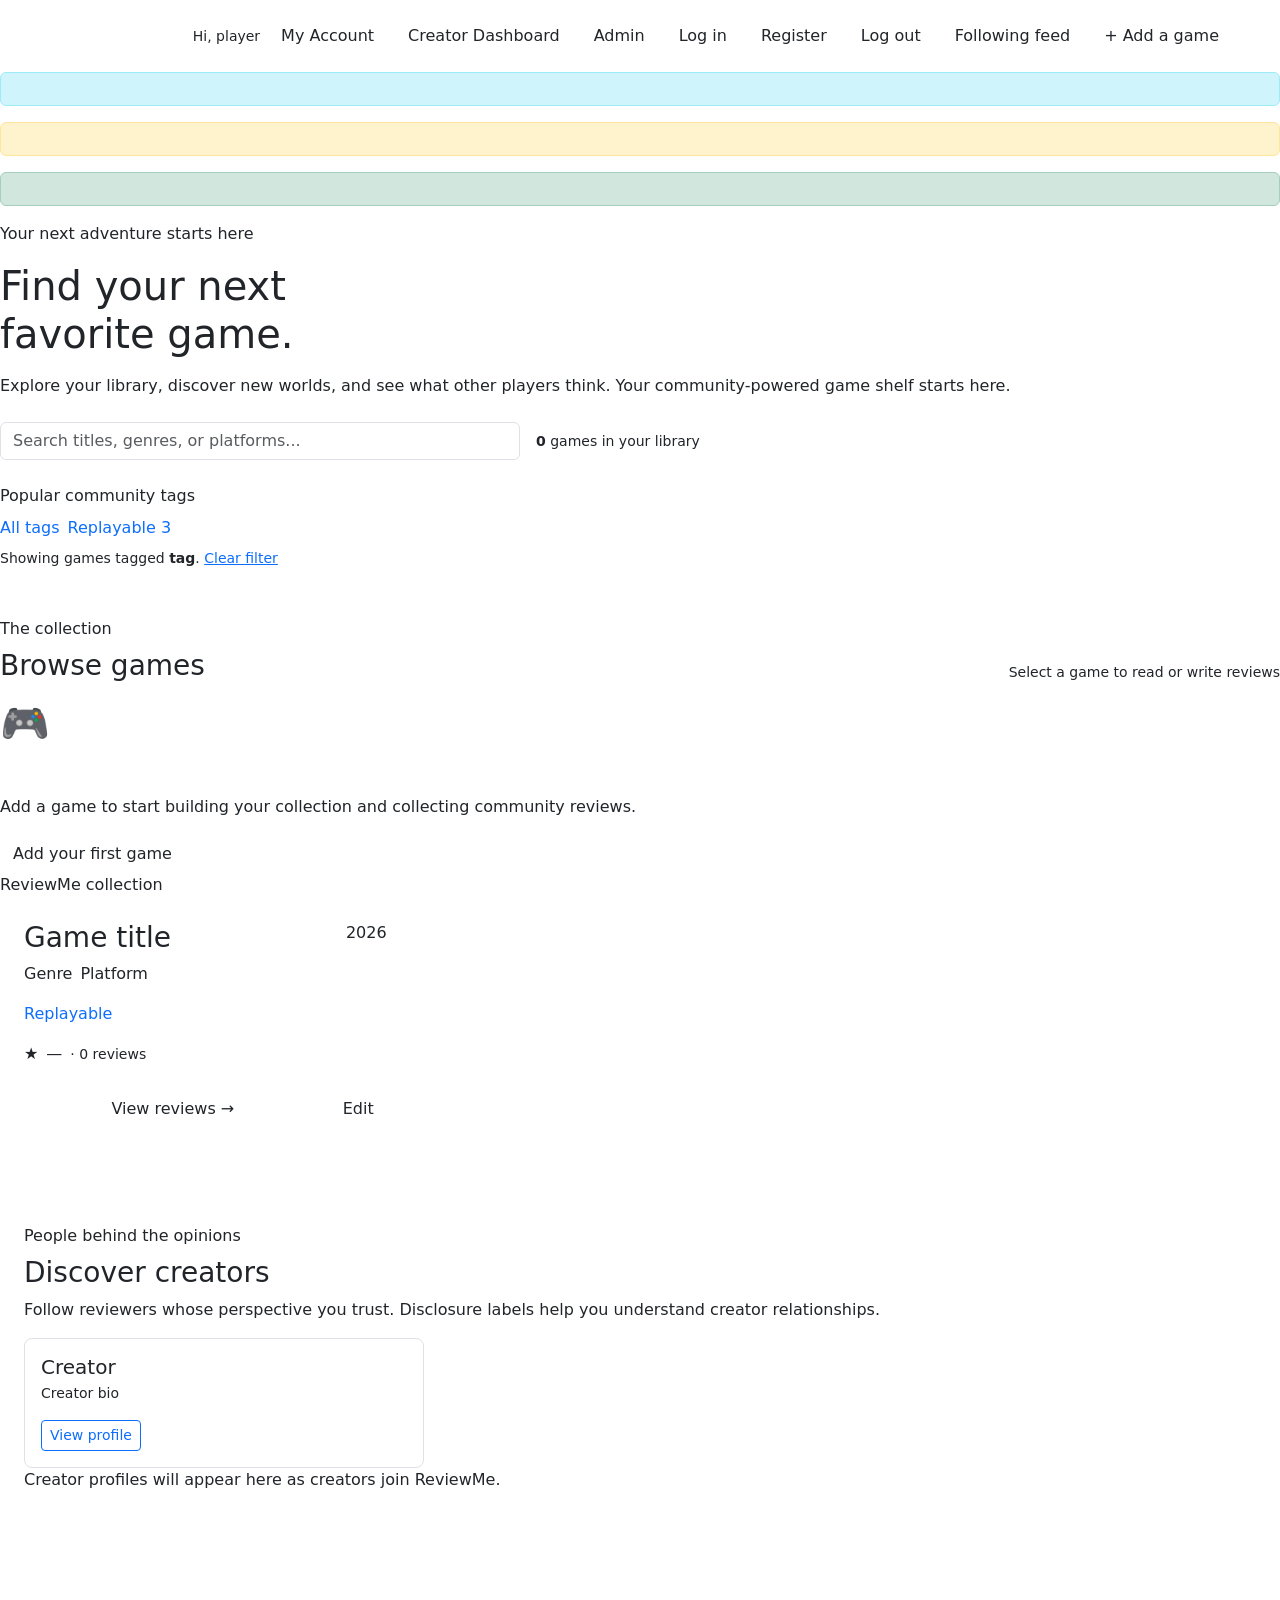
<file: src/main/resources/templates/index.html>
<!DOCTYPE html>
<html lang="en" xmlns:th="http://www.thymeleaf.org">
<head>
    <meta charset="UTF-8">
    <meta name="viewport" content="width=device-width, initial-scale=1">
    <title>ReviewMe | Discover your next favorite</title>
    <link href="https://cdn.jsdelivr.net/npm/bootstrap@5.3.3/dist/css/bootstrap.min.css" rel="stylesheet">
    <link rel="stylesheet" th:href="@{/css/gameflix.css}">
</head>
<body>
<nav class="navbar navbar-gf navbar-dark py-3">
    <div class="container-fluid px-4 px-lg-5">
        <a class="navbar-brand d-flex align-items-center m-0" th:href="@{/}"><span class="brand-mark">R</span><span class="brand-name">Review<span>Me</span></span></a>
        <div class="d-flex gap-2 align-items-center">
            <span class="muted small" th:if="${session.reviewmeUsername != null}" th:text="'Hi, ' + ${session.reviewmeUsername}">Hi, player</span>
            <a th:if="${session.reviewmeUsername != null}" th:href="@{/account}" class="btn btn-quiet">My Account</a>
            <a th:if="${session.reviewmeRole == 'CREATOR' or session.reviewmeRole == 'ADMIN'}" th:href="@{/creator}" class="btn btn-quiet">Creator Dashboard</a>
            <a th:if="${session.reviewmeRole == 'ADMIN'}" th:href="@{/admin}" class="btn btn-quiet">Admin</a>
            <a th:if="${session.reviewmeUsername == null}" th:href="@{/login}" class="btn btn-quiet">Log in</a>
            <a th:if="${session.reviewmeUsername == null}" th:href="@{/register}" class="btn btn-quiet">Register</a>
            <form th:if="${session.reviewmeUsername != null}" th:action="@{/logout}" method="post" class="m-0"><button class="btn btn-quiet" type="submit">Log out</button></form>
            <a th:href="@{/following}" class="btn btn-quiet">Following feed</a>
            <a th:if="${session.reviewmeRole == 'CREATOR' or session.reviewmeRole == 'ADMIN'}" th:href="@{/showNewGameForm}" class="btn btn-gf">+ Add a game</a>
        </div>
    </div>
</nav>
<main class="page-wrap">
    <div th:if="${reportMessage}" class="alert alert-info" th:text="${reportMessage}"></div>
    <div th:if="${dashboardError}" class="alert alert-warning" th:text="${dashboardError}"></div>
    <div th:if="${dashboardSuccess}" class="alert alert-success" th:text="${dashboardSuccess}"></div>
    <section class="mb-5">
        <div class="eyebrow mb-3">Your next adventure starts here</div>
        <h1 class="hero-title mb-3">Find your next<br><span style="color:var(--accent2)">favorite game.</span></h1>
        <p class="hero-copy mb-4">Explore your library, discover new worlds, and see what other players think. Your community-powered game shelf starts here.</p>
        <div class="d-flex flex-column flex-sm-row gap-3 align-items-sm-center">
            <div class="flex-grow-1" style="max-width:520px"><input id="gameSearch" class="form-control search-box" type="search" placeholder="Search titles, genres, or platforms..." aria-label="Search games"></div>
            <span class="muted small"><strong th:text="${listGames.size()}">0</strong> games in your library</span>
        </div>
        <div class="mt-4" th:if="${!#lists.isEmpty(popularTags)}">
            <div class="eyebrow mb-2">Popular community tags</div>
            <div class="d-flex flex-wrap gap-2 align-items-center">
                <a class="tag text-decoration-none" th:href="@{/}" th:classappend="${selectedTag == '' ? ' border-info' : ''}">All tags</a>
                <a class="tag text-decoration-none" th:each="entry : ${popularTags}" th:href="@{/(tag=${#strings.toLowerCase(entry.key)})}" th:classappend="${selectedTag == #strings.toLowerCase(entry.key) ? ' border-info' : ''}"><span th:text="${entry.key}">Replayable</span> <span class="muted" th:text="${entry.value}">3</span></a>
            </div>
            <div class="muted small mt-2" th:if="${selectedTag != ''}">Showing games tagged <strong th:text="${selectedTag}">tag</strong>. <a th:href="@{/}" class="page-link-back">Clear filter</a></div>
        </div>
    </section>

    <section>
        <div class="d-flex justify-content-between align-items-end mb-3">
            <div><div class="eyebrow mb-2">The collection</div><h2 class="section-title h3 mb-0">Browse games</h2></div>
            <span class="muted small d-none d-sm-inline">Select a game to read or write reviews</span>
        </div>
        <div th:if="${#lists.isEmpty(listGames)}" class="empty-state panel">
            <div class="display-6 mb-3">🎮</div><h3 class="h5 text-white">Your library is ready for its first game</h3>
            <p class="mb-3">Add a game to start building your collection and collecting community reviews.</p>
            <a th:if="${session.reviewmeRole == 'CREATOR' or session.reviewmeRole == 'ADMIN'}" th:href="@{/showNewGameForm}" class="btn btn-gf">Add your first game</a>
        </div>
        <div id="gameGrid" class="row g-4" th:unless="${#lists.isEmpty(listGames)}">
            <div class="col-sm-6 col-xl-4 game-item" th:each="game,iter : ${listGames}" th:attr="data-search=${(game.title + ' ' + game.genre + ' ' + game.platform).toLowerCase()}">
                <article class="panel game-card">
                    <div class="game-cover" th:classappend="${' cover-' + ((iter.index % 6) + 1)}"><span class="cover-label">ReviewMe collection</span></div>
                    <div class="p-4">
                        <div class="d-flex justify-content-between align-items-start gap-2 mb-2">
                            <h3 class="game-title mb-0" th:text="${game.title}">Game title</h3>
                            <span class="tag" th:text="${game.releaseYear}">2026</span>
                        </div>
                        <div class="d-flex flex-wrap gap-2 mb-3"><span class="tag" th:text="${game.genre}">Genre</span><span class="tag" th:text="${game.platform}">Platform</span></div>
                        <div class="d-flex flex-wrap gap-1 mb-3" th:if="${!#sets.isEmpty(game.tags)}"><a class="tag text-decoration-none" th:each="tag : ${game.tags}" th:href="@{/(tag=${tag.normalizedName})}" th:text="${tag.name}">Replayable</a></div>
                        <div class="d-flex align-items-center gap-2 mb-4">
                            <span class="rating" aria-label="Average rating">★</span>
                            <span class="rating-number" th:text="${ratingAverages[game.id] > 0 ? #numbers.formatDecimal(ratingAverages[game.id], 1, 1) : '—'}">—</span>
                            <span class="muted small">· <span th:text="${reviewCounts[game.id]}">0</span> reviews</span>
                        </div>
                        <div class="d-flex gap-2">
                            <a class="btn btn-gf flex-grow-1" th:href="@{/games/{id}(id=${game.id})}">View reviews <span aria-hidden="true">→</span></a>
                            <a th:if="${session.reviewmeRole == 'CREATOR' or session.reviewmeRole == 'ADMIN'}" class="btn btn-quiet" th:href="@{/showFormForUpdate/{id}(id=${game.id})}" aria-label="Edit game">Edit</a>
                        </div>
                    </div>
                </article>
            </div>
        </div>
        <div id="noSearchResults" class="empty-state mt-4 d-none">No games match that search. Try another title, genre, or platform.</div>
    </section>
    <section class="panel p-4 mt-5" id="creator-discovery"><div class="eyebrow mb-2">People behind the opinions</div><h2 class="section-title h3 mb-2">Discover creators</h2><p class="muted">Follow reviewers whose perspective you trust. Disclosure labels help you understand creator relationships.</p><div class="row g-3" th:if="${!#lists.isEmpty(featuredCreators)}"><div class="col-md-6 col-lg-4" th:each="creator : ${featuredCreators}"><article class="border rounded-3 p-3 h-100"><h3 class="h5 mb-1" th:text="${creator.channelName}">Creator</h3><p class="muted small" th:text="${creator.bio != null ? creator.bio : 'Creator on ReviewMe'}">Creator bio</p><a class="btn btn-outline-primary btn-sm" th:href="@{/creators/{id}(id=${creator.id})}">View profile</a></article></div></div><p class="muted" th:if="${#lists.isEmpty(featuredCreators)}">Creator profiles will appear here as creators join ReviewMe.</p></section>
<footer class="text-center mt-5 pt-4"><div class="footer-note">ReviewMe · Built for players, powered by community.</div></footer>
</main>
<script>
const search = document.getElementById('gameSearch');
search.addEventListener('input', () => {
  const query = search.value.trim().toLowerCase(); let visible = 0;
  document.querySelectorAll('.game-item').forEach(card => {
    const match = card.dataset.search.includes(query); card.classList.toggle('d-none', !match); if (match) visible++;
  });
  document.getElementById('noSearchResults').classList.toggle('d-none', visible > 0 || !document.querySelector('.game-item'));
});
</script>
</body>
</html>
</file>
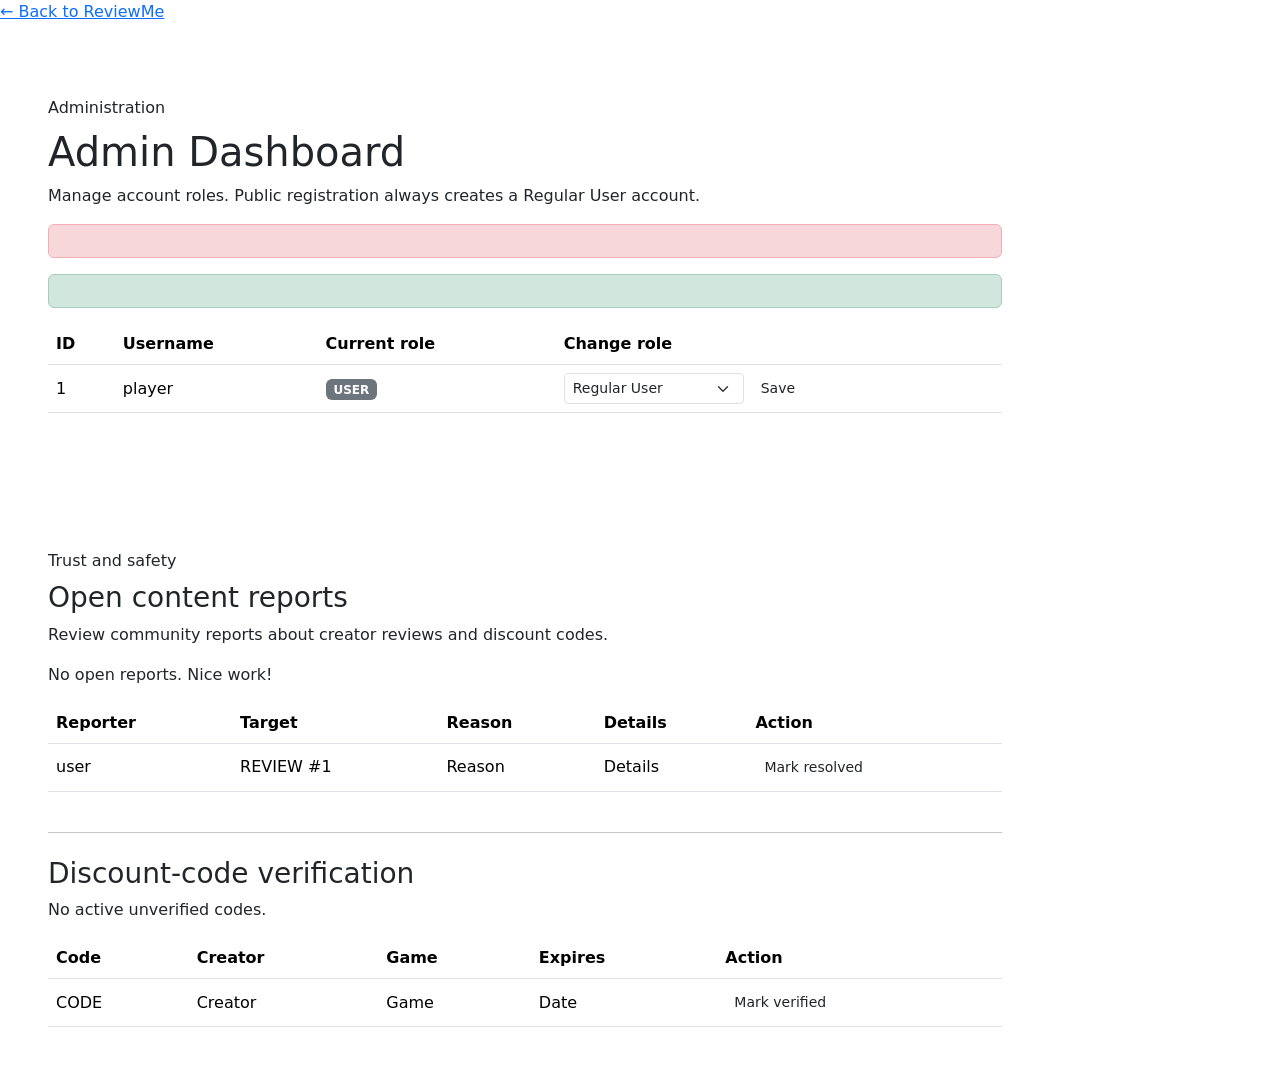
<file: src/main/resources/templates/admin_dashboard.html>
<!DOCTYPE html>
<html lang="en" xmlns:th="http://www.thymeleaf.org"><head><meta charset="UTF-8"><meta name="viewport" content="width=device-width, initial-scale=1"><title>Admin Dashboard | ReviewMe</title><link href="https://cdn.jsdelivr.net/npm/bootstrap@5.3.3/dist/css/bootstrap.min.css" rel="stylesheet"><link rel="stylesheet" th:href="@{/css/gameflix.css}"></head>
<body><main class="page-wrap" style="max-width:1050px"><a th:href="@{/}" class="page-link-back">← Back to ReviewMe</a><section class="panel p-4 p-md-5 mt-4"><div class="eyebrow mb-2">Administration</div><h1 class="section-title mb-2">Admin Dashboard</h1><p class="muted">Manage account roles. Public registration always creates a Regular User account.</p><div th:if="${dashboardError}" class="alert alert-danger" th:text="${dashboardError}"></div><div th:if="${dashboardSuccess}" class="alert alert-success" th:text="${dashboardSuccess}"></div><div class="table-responsive"><table class="table align-middle"><thead><tr><th>ID</th><th>Username</th><th>Current role</th><th>Change role</th></tr></thead><tbody><tr th:each="account : ${users}"><td th:text="${account.id}">1</td><td th:text="${account.username}">player</td><td><span class="badge text-bg-secondary" th:text="${account.role}">USER</span></td><td><form th:action="@{/admin/users/{id}/role(id=${account.id})}" method="post" class="d-flex gap-2"><select name="role" class="form-select form-select-sm" style="max-width:180px"><option value="USER" th:selected="${account.role == 'USER'}">Regular User</option><option value="CREATOR" th:selected="${account.role == 'CREATOR'}">Content Creator</option><option value="ADMIN" th:selected="${account.role == 'ADMIN'}">Admin</option></select><button class="btn btn-gf btn-sm" type="submit">Save</button></form></td></tr></tbody></table></div></section><section class="panel p-4 p-md-5 mt-4" id="moderation"><div class="eyebrow mb-2">Trust and safety</div><h2 class="section-title h3">Open content reports</h2><p class="muted">Review community reports about creator reviews and discount codes.</p><p class="muted" th:if="${#lists.isEmpty(openReports)}">No open reports. Nice work!</p><div class="table-responsive" th:unless="${#lists.isEmpty(openReports)}"><table class="table align-middle"><thead><tr><th>Reporter</th><th>Target</th><th>Reason</th><th>Details</th><th>Action</th></tr></thead><tbody><tr th:each="report : ${openReports}"><td th:text="${report.reporter.username}">user</td><td th:text="${report.targetType + ' #' + report.targetId}">REVIEW #1</td><td th:text="${report.reason}">Reason</td><td th:text="${report.details}">Details</td><td><form th:action="@{/admin/reports/{id}/resolve(id=${report.id})}" method="post"><button class="btn btn-gf btn-sm" type="submit">Mark resolved</button></form></td></tr></tbody></table></div><hr class="my-4"><h2 class="section-title h3">Discount-code verification</h2><p class="muted" th:if="${#lists.isEmpty(unverifiedCodes)}">No active unverified codes.</p><div class="table-responsive" th:unless="${#lists.isEmpty(unverifiedCodes)}"><table class="table align-middle"><thead><tr><th>Code</th><th>Creator</th><th>Game</th><th>Expires</th><th>Action</th></tr></thead><tbody><tr th:each="code : ${unverifiedCodes}"><td th:text="${code.code}">CODE</td><td th:text="${code.creator.channelName}">Creator</td><td th:text="${code.game != null ? code.game.title : 'General'}">Game</td><td th:text="${code.expiresAt}">Date</td><td><form th:action="@{/admin/codes/{id}/verify(id=${code.id})}" method="post"><button class="btn btn-gf btn-sm" type="submit">Mark verified</button></form></td></tr></tbody></table></div></section></main></body></html>
</file>
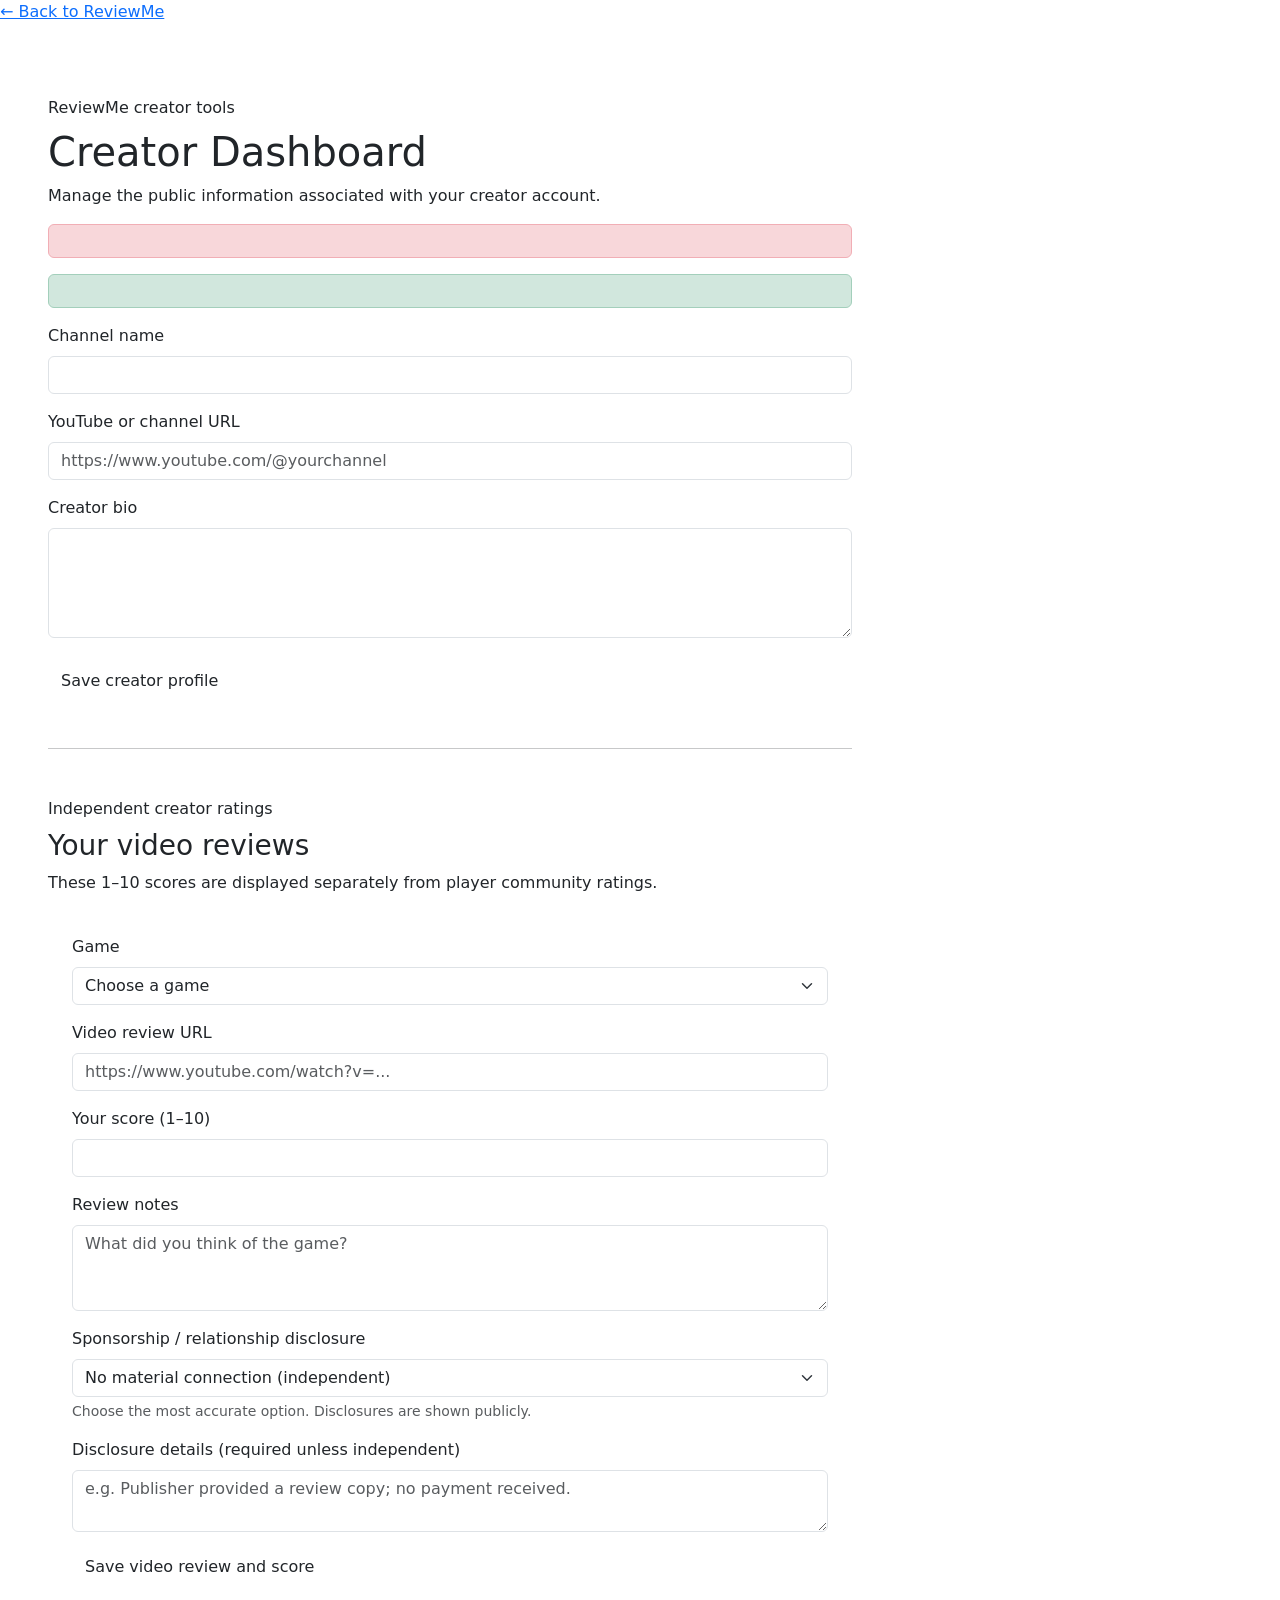
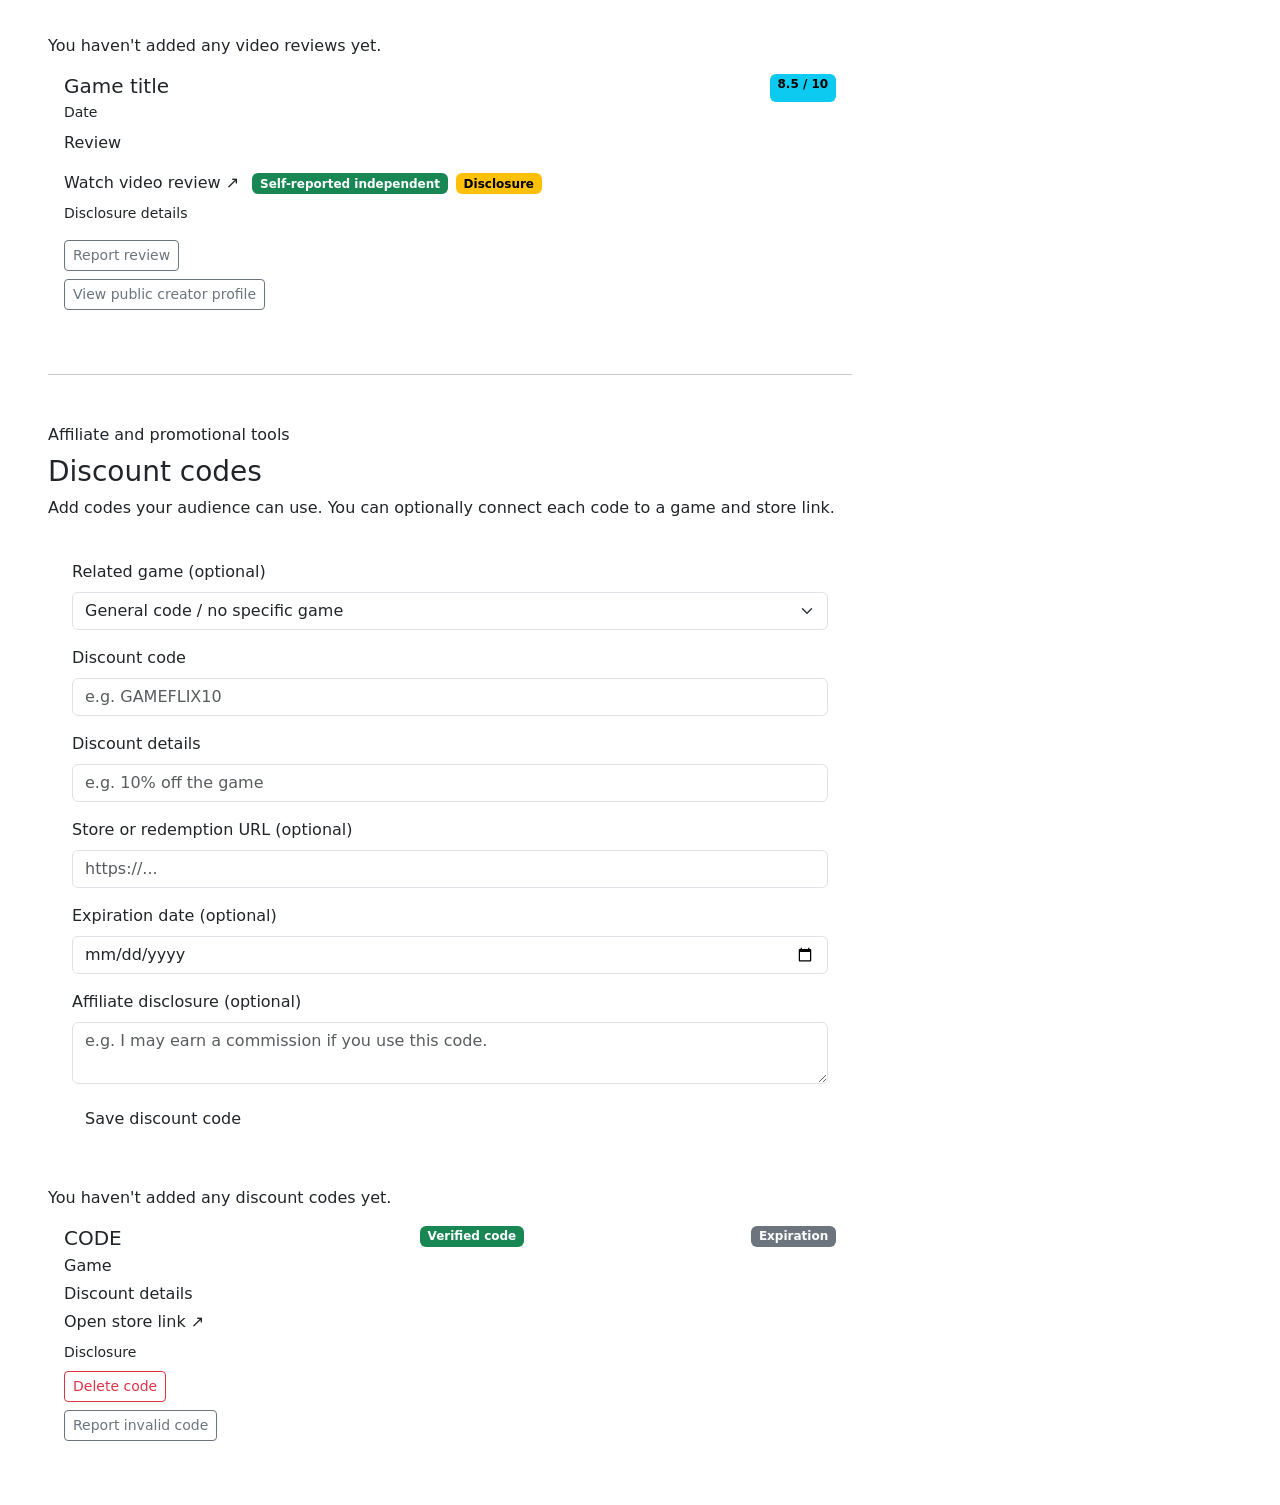
<file: src/main/resources/templates/creator_dashboard.html>
<!DOCTYPE html>
<html lang="en" xmlns:th="http://www.thymeleaf.org"><head><meta charset="UTF-8"><meta name="viewport" content="width=device-width, initial-scale=1"><title>Creator Dashboard | ReviewMe</title><link href="https://cdn.jsdelivr.net/npm/bootstrap@5.3.3/dist/css/bootstrap.min.css" rel="stylesheet"><link rel="stylesheet" th:href="@{/css/gameflix.css}"></head>
<body><main class="page-wrap" style="max-width:900px"><a th:href="@{/}" class="page-link-back">← Back to ReviewMe</a><section class="panel p-4 p-md-5 mt-4"><div class="eyebrow mb-2">ReviewMe creator tools</div><h1 class="section-title mb-2">Creator Dashboard</h1><p class="muted">Manage the public information associated with your creator account.</p><div th:if="${dashboardError}" class="alert alert-danger" th:text="${dashboardError}"></div><div th:if="${dashboardSuccess}" class="alert alert-success" th:text="${dashboardSuccess}"></div>
<form th:action="@{/creator/profile}" method="post"><label class="form-label" for="channelName">Channel name</label><input class="form-control mb-3" id="channelName" name="channelName" maxlength="150" required th:value="${profile.channelName}"><label class="form-label" for="channelUrl">YouTube or channel URL</label><input class="form-control mb-3" id="channelUrl" name="channelUrl" type="url" maxlength="500" placeholder="https://www.youtube.com/@yourchannel" th:value="${profile.channelUrl}"><label class="form-label" for="bio">Creator bio</label><textarea class="form-control mb-4" id="bio" name="bio" rows="4" maxlength="5000" th:text="${profile.bio}"></textarea><button class="btn btn-gf" type="submit">Save creator profile</button></form>

<hr class="my-5">
<section id="creator-reviews" class="mb-5">
  <div class="eyebrow mb-2">Independent creator ratings</div><h2 class="section-title h3 mb-2">Your video reviews</h2>
  <p class="muted">These 1–10 scores are displayed separately from player community ratings.</p>
  <form th:action="@{/creator/reviews}" method="post" class="panel p-3 p-md-4 mb-4">
    <div class="mb-3"><label class="form-label" for="reviewGameId">Game</label><select class="form-select" id="reviewGameId" name="gameId" required><option value="">Choose a game</option><option th:each="game : ${games}" th:value="${game.id}" th:text="${game.title}">Game</option></select></div>
    <div class="mb-3"><label class="form-label" for="videoUrl">Video review URL</label><input class="form-control" id="videoUrl" name="videoUrl" type="url" maxlength="500" placeholder="https://www.youtube.com/watch?v=..." required></div>
    <div class="mb-3"><label class="form-label" for="creatorRating">Your score (1–10)</label><input class="form-control" id="creatorRating" name="rating" type="number" min="1" max="10" step="0.5" required></div>
    <div class="mb-3"><label class="form-label" for="creatorReviewText">Review notes</label><textarea class="form-control" id="creatorReviewText" name="reviewText" rows="3" maxlength="5000" placeholder="What did you think of the game?"></textarea></div>
    <div class="mb-3"><label class="form-label" for="disclosureType">Sponsorship / relationship disclosure</label><select class="form-select" id="disclosureType" name="disclosureType" required><option value="NONE">No material connection (independent)</option><option value="PAID">Paid sponsorship</option><option value="FREE_PRODUCT">Free game, product, or early access received</option><option value="AFFILIATE">Affiliate link or commission</option><option value="OTHER">Other compensation or relationship</option></select><div class="form-text">Choose the most accurate option. Disclosures are shown publicly.</div></div><div class="mb-3"><label class="form-label" for="disclosureDetails">Disclosure details (required unless independent)</label><textarea class="form-control" id="disclosureDetails" name="disclosureDetails" rows="2" maxlength="2000" placeholder="e.g. Publisher provided a review copy; no payment received."></textarea></div>
    <button class="btn btn-gf" type="submit">Save video review and score</button>
  </form>
  <div th:if="${#lists.isEmpty(creatorReviews)}" class="muted">You haven't added any video reviews yet.</div>
  <div class="d-flex flex-column gap-3" th:unless="${#lists.isEmpty(creatorReviews)}">
    <article class="panel p-3" th:each="item : ${creatorReviews}">
      <div class="d-flex justify-content-between flex-wrap gap-2"><h3 class="h5 mb-1" th:text="${item.game.title}">Game title</h3><span class="badge text-bg-info" th:text="${item.rating + ' / 10 creator score'}">8.5 / 10</span></div>
      <p class="muted small mb-2" th:text="${item.createdAt}">Date</p><p th:if="${item.reviewText != null}" th:text="${item.reviewText}">Review</p>
      <a th:href="${item.videoUrl}" target="_blank" rel="noopener noreferrer">Watch video review ↗</a>
      <span class="badge text-bg-success ms-2" th:if="${item.disclosureType == 'NONE' and !item.sponsored}">Self-reported independent</span><span class="badge text-bg-warning ms-2" th:if="${item.disclosureType != 'NONE' or item.sponsored}" th:text="${item.disclosureType == 'NONE' ? 'Sponsored (legacy; details unavailable)' : item.disclosureType}">Disclosure</span>
      <p class="small mt-2" th:if="${item.disclosureDetails != null}" th:text="${item.disclosureDetails}">Disclosure details</p>
      <form th:action="@{/reports}" method="post" class="mt-2"><input type="hidden" name="targetType" value="REVIEW"><input type="hidden" name="targetId" th:value="${item.id}"><input type="hidden" name="reason" value="Potentially misleading disclosure"><button class="btn btn-outline-secondary btn-sm" type="submit">Report review</button></form>
      <a class="btn btn-outline-secondary btn-sm mt-2" th:href="@{/creators/{id}(id=${item.creator.id})}">View public creator profile</a>
    </article>
  </div>
</section>
<hr class="my-5">
<section id="discount-codes">
  <div class="eyebrow mb-2">Affiliate and promotional tools</div><h2 class="section-title h3 mb-2">Discount codes</h2><p class="muted">Add codes your audience can use. You can optionally connect each code to a game and store link.</p>
  <form th:action="@{/creator/codes}" method="post" class="panel p-3 p-md-4 mb-4">
    <div class="mb-3"><label class="form-label" for="codeGameId">Related game (optional)</label><select class="form-select" id="codeGameId" name="gameId"><option value="">General code / no specific game</option><option th:each="game : ${games}" th:value="${game.id}" th:text="${game.title}">Game</option></select></div>
    <div class="mb-3"><label class="form-label" for="discountCode">Discount code</label><input class="form-control" id="discountCode" name="code" maxlength="100" required placeholder="e.g. GAMEFLIX10"></div>
    <div class="mb-3"><label class="form-label" for="discountDescription">Discount details</label><input class="form-control" id="discountDescription" name="discountDescription" maxlength="255" placeholder="e.g. 10% off the game"></div>
    <div class="mb-3"><label class="form-label" for="storeUrl">Store or redemption URL (optional)</label><input class="form-control" id="storeUrl" name="storeUrl" type="url" maxlength="500" placeholder="https://..."></div>
    <div class="mb-3"><label class="form-label" for="expiresAt">Expiration date (optional)</label><input class="form-control" id="expiresAt" name="expiresAt" type="date"></div>
    <div class="mb-3"><label class="form-label" for="affiliateDisclosure">Affiliate disclosure (optional)</label><textarea class="form-control" id="affiliateDisclosure" name="affiliateDisclosure" rows="2" maxlength="5000" placeholder="e.g. I may earn a commission if you use this code."></textarea></div>
    <button class="btn btn-gf" type="submit">Save discount code</button>
  </form>
  <div th:if="${#lists.isEmpty(creatorCodes)}" class="muted">You haven't added any discount codes yet.</div>
  <div class="d-flex flex-column gap-3" th:unless="${#lists.isEmpty(creatorCodes)}">
    <article class="panel p-3" th:each="item : ${creatorCodes}">
      <div class="d-flex justify-content-between align-items-start flex-wrap gap-2"><div><h3 class="h5 mb-1" th:text="${item.code}">CODE</h3><p class="muted mb-1" th:if="${item.game != null}" th:text="${'For: ' + item.game.title}">Game</p><p class="mb-1" th:if="${item.discountDescription != null}" th:text="${item.discountDescription}">Discount details</p></div><span class="badge text-bg-success" th:if="${item.verified}">Verified code</span><span class="badge text-bg-secondary" th:if="${item.expiresAt != null}" th:text="${'Expires ' + item.expiresAt}">Expiration</span></div>
      <a th:if="${item.storeUrl != null}" th:href="${item.storeUrl}" target="_blank" rel="noopener noreferrer">Open store link ↗</a>
      <p class="muted small mt-2 mb-2" th:if="${item.affiliateDisclosure != null}" th:text="${item.affiliateDisclosure}">Disclosure</p>
      <form th:action="@{/creator/codes/{id}/delete(id=${item.id})}" method="post" class="mt-2"><button class="btn btn-outline-danger btn-sm" type="submit">Delete code</button></form>
      <form th:action="@{/reports}" method="post" class="mt-2"><input type="hidden" name="targetType" value="CODE"><input type="hidden" name="targetId" th:value="${item.id}"><input type="hidden" name="reason" value="Discount code invalid or expired"><button class="btn btn-outline-secondary btn-sm" type="submit">Report invalid code</button></form>
    </article>
  </div>
</section>
</section></main></body></html>
</file>
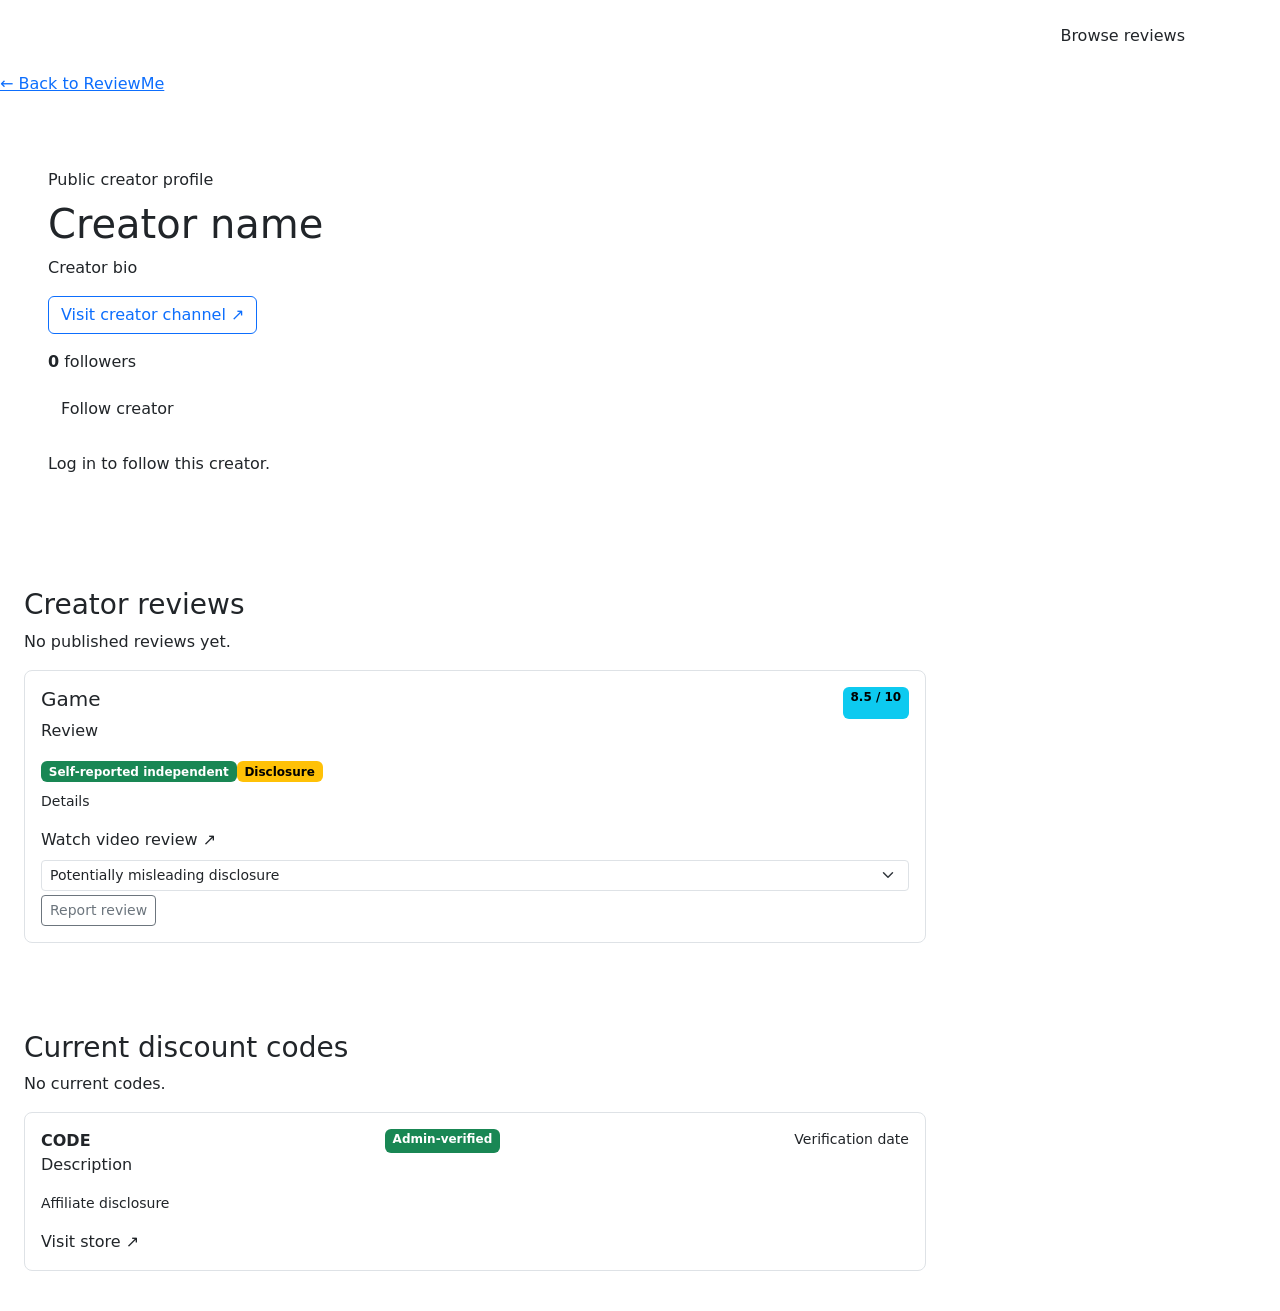
<file: src/main/resources/templates/creator_public.html>
<!DOCTYPE html>
<html lang="en" xmlns:th="http://www.thymeleaf.org"><head><meta charset="UTF-8"><meta name="viewport" content="width=device-width, initial-scale=1"><title th:text="${profile.channelName + ' | ReviewMe'}">Creator | ReviewMe</title><link href="https://cdn.jsdelivr.net/npm/bootstrap@5.3.3/dist/css/bootstrap.min.css" rel="stylesheet"><link rel="stylesheet" th:href="@{/css/gameflix.css}"></head>
<body><nav class="navbar navbar-gf navbar-dark py-3"><div class="container"><a class="navbar-brand" th:href="@{/}"><span class="brand-name">Review<span>Me</span></span></a><a th:href="@{/}" class="btn btn-quiet">Browse reviews</a></div></nav><main class="page-wrap" style="max-width:950px"><a th:href="@{/}" class="page-link-back">← Back to ReviewMe</a><section class="panel p-4 p-md-5 mt-4"><div class="eyebrow mb-2">Public creator profile</div><h1 class="section-title" th:text="${profile.channelName}">Creator name</h1><p class="muted" th:text="${profile.bio}">Creator bio</p><a class="btn btn-outline-primary mb-3" th:if="${profile.channelUrl != null}" th:href="${profile.channelUrl}" target="_blank" rel="noopener noreferrer">Visit creator channel ↗</a><p class="muted"><strong th:text="${followerCount}">0</strong> followers</p><form th:if="${loggedIn}" th:action="@{/creators/{id}/follow(id=${profile.id})}" method="post" class="mb-4"><button class="btn btn-gf" type="submit" th:text="${following ? 'Unfollow creator' : 'Follow creator'}">Follow creator</button></form><p class="muted" th:unless="${loggedIn}"><a th:href="@{/login}">Log in</a> to follow this creator.</p></section><section class="panel p-4 mt-4"><h2 class="section-title h3">Creator reviews</h2><p class="muted" th:if="${#lists.isEmpty(creatorReviews)}">No published reviews yet.</p><article class="border rounded-3 p-3 mb-3" th:each="item : ${creatorReviews}"><div class="d-flex justify-content-between gap-2 flex-wrap"><h3 class="h5" th:text="${item.game.title}">Game</h3><span class="badge text-bg-info" th:text="${item.rating + ' / 10'}">8.5 / 10</span></div><p th:if="${item.reviewText != null}" th:text="${item.reviewText}">Review</p><span class="badge text-bg-success" th:if="${item.disclosureType == 'NONE' and !item.sponsored}">Self-reported independent</span><span class="badge text-bg-warning" th:if="${item.disclosureType != 'NONE' or item.sponsored}" th:text="${item.disclosureType == 'NONE' ? 'Sponsored (legacy; details unavailable)' : item.disclosureType}">Disclosure</span><p class="small mt-2" th:if="${item.disclosureDetails != null}" th:text="${item.disclosureDetails}">Details</p><a th:href="${item.videoUrl}" target="_blank" rel="noopener noreferrer">Watch video review ↗</a><form th:action="@{/reports}" method="post" class="mt-2"><input type="hidden" name="targetType" value="REVIEW"><input type="hidden" name="targetId" th:value="${item.id}"><label class="visually-hidden" th:for="${'report-' + item.id}">Reason</label><select class="form-select form-select-sm mb-1" name="reason" th:id="${'report-' + item.id}"><option>Potentially misleading disclosure</option><option>Spam or inappropriate content</option><option>Other concern</option></select><button class="btn btn-outline-secondary btn-sm" type="submit">Report review</button></form></article></section><section class="panel p-4 mt-4"><h2 class="section-title h3">Current discount codes</h2><p class="muted" th:if="${#lists.isEmpty(creatorCodes)}">No current codes.</p><article class="border rounded-3 p-3 mb-3" th:each="item : ${creatorCodes}"><div class="d-flex gap-2 justify-content-between"><strong th:text="${item.code}">CODE</strong><span class="badge text-bg-success" th:if="${item.verified}">Admin-verified</span><span class="muted small" th:if="${item.lastVerifiedAt != null}" th:text="${'Checked ' + item.lastVerifiedAt}">Verification date</span></div><p th:if="${item.discountDescription != null}" th:text="${item.discountDescription}">Description</p><p class="muted small" th:if="${item.affiliateDisclosure != null}" th:text="${item.affiliateDisclosure}">Affiliate disclosure</p><a th:if="${item.storeUrl != null}" th:href="${item.storeUrl}" target="_blank" rel="noopener noreferrer">Visit store ↗</a></article></section></main></body></html>
</file>
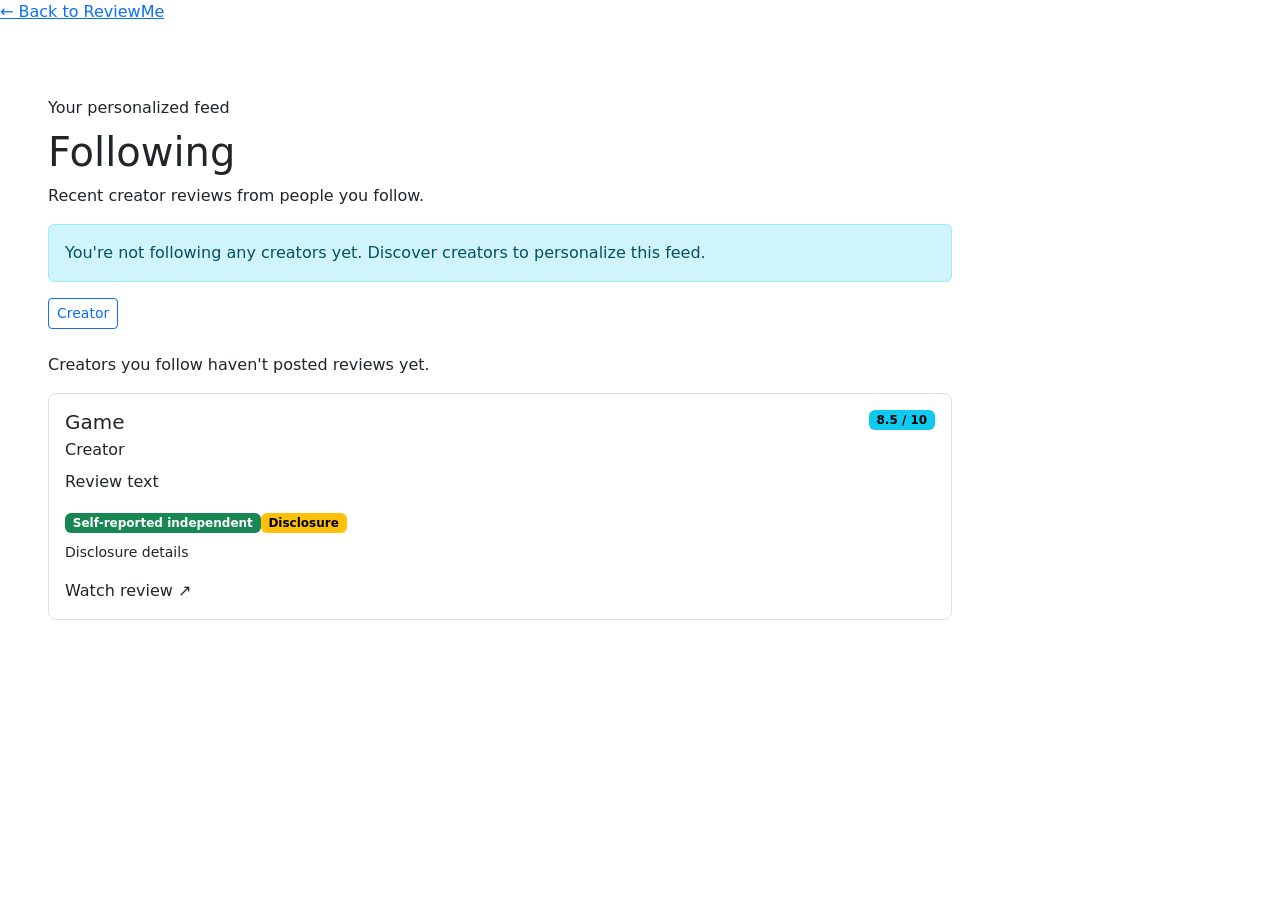
<file: src/main/resources/templates/following_feed.html>
<!DOCTYPE html><html lang="en" xmlns:th="http://www.thymeleaf.org"><head><meta charset="UTF-8"><meta name="viewport" content="width=device-width, initial-scale=1"><title>Following Feed | ReviewMe</title><link href="https://cdn.jsdelivr.net/npm/bootstrap@5.3.3/dist/css/bootstrap.min.css" rel="stylesheet"><link rel="stylesheet" th:href="@{/css/gameflix.css}"></head><body><main class="page-wrap" style="max-width:1000px"><a th:href="@{/}" class="page-link-back">← Back to ReviewMe</a><section class="panel p-4 p-md-5 mt-4"><div class="eyebrow mb-2">Your personalized feed</div><h1 class="section-title">Following</h1><p class="muted">Recent creator reviews from people you follow.</p><div th:if="${#lists.isEmpty(followedCreators)}" class="alert alert-info">You're not following any creators yet. <a th:href="@{/#creator-discovery}">Discover creators</a> to personalize this feed.</div><div th:if="${!#lists.isEmpty(followedCreators)}" class="d-flex flex-wrap gap-2 mb-4"><a th:each="creator : ${followedCreators}" class="btn btn-outline-primary btn-sm" th:href="@{/creators/{id}(id=${creator.id})}" th:text="${creator.channelName}">Creator</a></div><p class="muted" th:if="${#lists.isEmpty(feedReviews)}">Creators you follow haven't posted reviews yet.</p><article class="border rounded-3 p-3 mb-3" th:each="item : ${feedReviews}"><div class="d-flex justify-content-between flex-wrap gap-2"><div><h2 class="h5 mb-1" th:text="${item.game.title}">Game</h2><a th:href="@{/creators/{id}(id=${item.creator.id})}" th:text="${item.creator.channelName}">Creator</a></div><span class="badge text-bg-info align-self-start" th:text="${item.rating + ' / 10'}">8.5 / 10</span></div><p class="mt-2" th:if="${item.reviewText != null}" th:text="${item.reviewText}">Review text</p><span class="badge text-bg-success" th:if="${item.disclosureType == 'NONE' and !item.sponsored}">Self-reported independent</span><span class="badge text-bg-warning" th:if="${item.disclosureType != 'NONE' or item.sponsored}" th:text="${item.disclosureType == 'NONE' ? 'Sponsored (legacy; details unavailable)' : item.disclosureType}">Disclosure</span><p class="small mt-2" th:if="${item.disclosureDetails != null}" th:text="${item.disclosureDetails}">Disclosure details</p><a th:href="${item.videoUrl}" target="_blank" rel="noopener noreferrer">Watch review ↗</a></article></section></main></body></html>
</file>
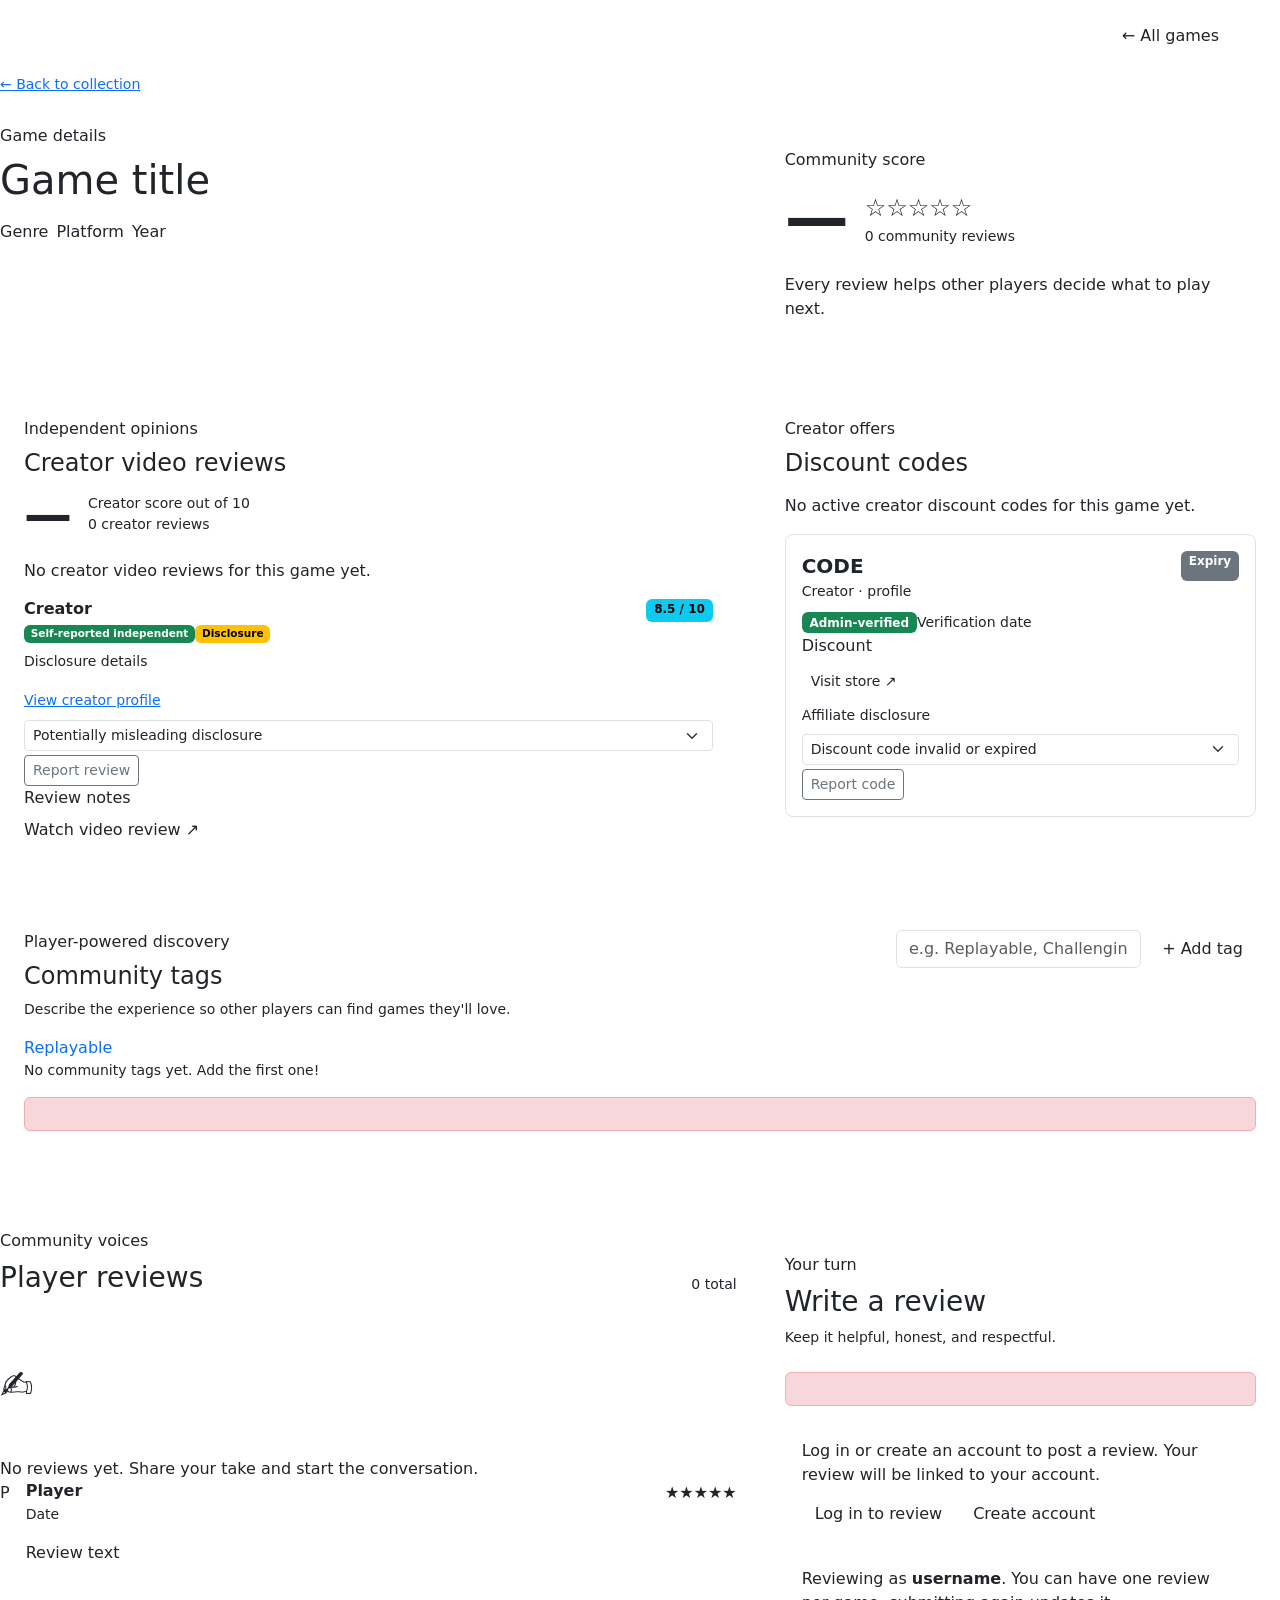
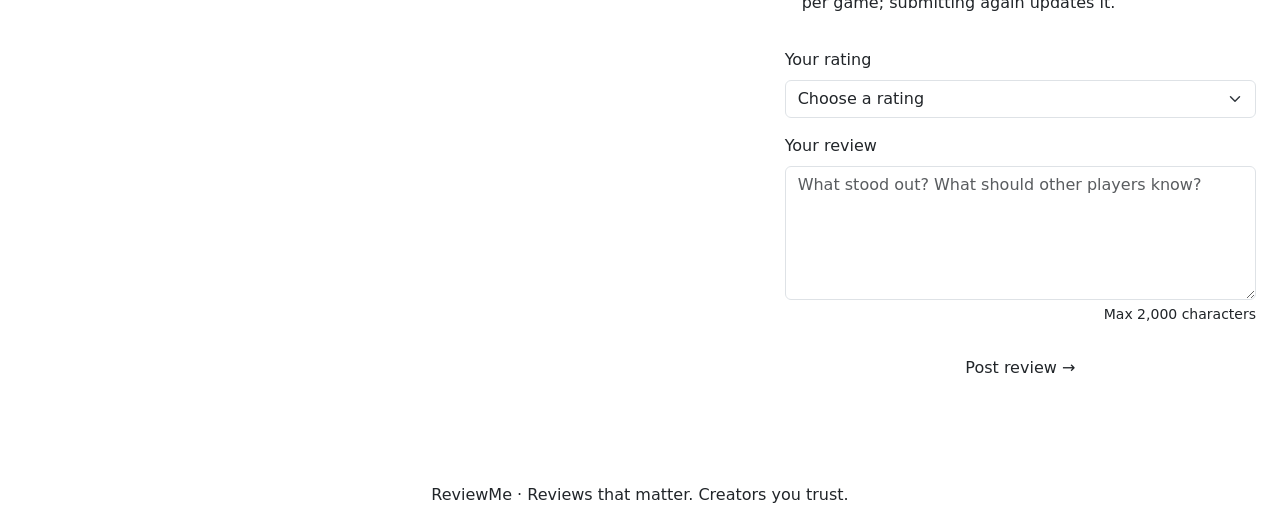
<file: src/main/resources/templates/game_detail.html>
<!DOCTYPE html>
<html lang="en" xmlns:th="http://www.thymeleaf.org">
<head>
    <meta charset="UTF-8"><meta name="viewport" content="width=device-width, initial-scale=1">
    <title th:text="${game.title + ' Reviews | ReviewMe'}">Game Reviews | ReviewMe</title>
    <link href="https://cdn.jsdelivr.net/npm/bootstrap@5.3.3/dist/css/bootstrap.min.css" rel="stylesheet">
    <link rel="stylesheet" th:href="@{/css/gameflix.css}">
</head>
<body>
<nav class="navbar navbar-gf navbar-dark py-3"><div class="container-fluid px-4 px-lg-5"><a class="navbar-brand d-flex align-items-center m-0" th:href="@{/}"><span class="brand-mark">R</span><span class="brand-name">Review<span>Me</span></span></a><a th:href="@{/}" class="btn btn-quiet">← All games</a></div></nav>
<main class="page-wrap">
    <a th:href="@{/}" class="page-link-back small">← Back to collection</a>
    <section class="row g-4 mt-1 mb-5 align-items-stretch">
        <div class="col-lg-7"><div class="detail-cover h-100"><div class="eyebrow mb-2">Game details</div><h1 class="hero-title mb-3" th:text="${game.title}">Game title</h1><div class="d-flex flex-wrap gap-2"><span class="tag" th:text="${game.genre}">Genre</span><span class="tag" th:text="${game.platform}">Platform</span><span class="tag" th:text="${game.releaseYear}">Year</span></div></div></div>
        <div class="col-lg-5"><div class="panel p-4 h-100 d-flex flex-column justify-content-center"><div class="eyebrow mb-2">Community score</div><div class="d-flex align-items-center gap-3"><div class="display-3 fw-bold" th:text="${reviewCount > 0 ? #numbers.formatDecimal(averageRating, 1, 1) : '—'}">—</div><div><div class="rating fs-4" th:text="${reviewCount > 0 ? (averageRating >= 4.5 ? '★★★★★' : (averageRating >= 3.5 ? '★★★★☆' : (averageRating >= 2.5 ? '★★★☆☆' : (averageRating >= 1.5 ? '★★☆☆☆' : '★☆☆☆☆')))) : '☆☆☆☆☆'}">☆☆☆☆☆</div><div class="muted small"><span th:text="${reviewCount}">0</span> community reviews</div></div></div><p class="muted mt-3 mb-0">Every review helps other players decide what to play next.</p></div></div>
    </section>
    <section class="row g-4 mb-4" id="creator-reviews-and-codes">
        <div class="col-lg-7"><div class="panel p-4 h-100">
            <div class="eyebrow mb-2">Independent opinions</div><h2 class="section-title h4 mb-2">Creator video reviews</h2>
            <div class="d-flex align-items-center gap-3 mb-3"><div class="display-5 fw-bold" th:text="${creatorReviewCount > 0 ? #numbers.formatDecimal(creatorAverageRating, 1, 1) : '—'}">—</div><div><div class="muted small">Creator score out of 10</div><div class="muted small" th:text="${creatorReviewCount + ' creator reviews'}">0 creator reviews</div></div></div>
            <p class="muted" th:if="${#lists.isEmpty(creatorReviews)}">No creator video reviews for this game yet.</p>
            <article class="review-card mb-3" th:each="item : ${creatorReviews}"><div class="d-flex justify-content-between flex-wrap gap-2"><h3 class="h6 fw-bold mb-1" th:text="${item.creator.channelName}">Creator</h3><span class="badge text-bg-info" th:text="${item.rating + ' / 10'}">8.5 / 10</span></div><p class="muted small mb-2"><span class="badge text-bg-success" th:if="${item.disclosureType == 'NONE' and !item.sponsored}">Self-reported independent</span><span class="badge text-bg-warning" th:if="${item.disclosureType != 'NONE' or item.sponsored}" th:text="${item.disclosureType == 'NONE' ? 'Sponsored (legacy; details unavailable)' : item.disclosureType}">Disclosure</span></p><p class="small" th:if="${item.disclosureDetails != null}" th:text="${item.disclosureDetails}">Disclosure details</p><a th:href="@{/creators/{id}(id=${item.creator.id})}" class="small">View creator profile</a><form th:action="@{/reports}" method="post" class="mt-2"><input type="hidden" name="targetType" value="REVIEW"><input type="hidden" name="targetId" th:value="${item.id}"><label class="visually-hidden" th:for="${'reason-review-' + item.id}">Report reason</label><select class="form-select form-select-sm mb-1" name="reason" th:id="${'reason-review-' + item.id}"><option>Potentially misleading disclosure</option><option>Spam or inappropriate content</option><option>Other concern</option></select><button class="btn btn-outline-secondary btn-sm" type="submit">Report review</button></form><p class="mb-2" th:if="${item.reviewText != null}" th:text="${item.reviewText}">Review notes</p><a th:href="${item.videoUrl}" target="_blank" rel="noopener noreferrer">Watch video review ↗</a></article>
        </div></div>
        <div class="col-lg-5"><div class="panel p-4 h-100"><div class="eyebrow mb-2">Creator offers</div><h2 class="section-title h4 mb-3">Discount codes</h2>
            <p class="muted" th:if="${#lists.isEmpty(creatorCodes)}">No active creator discount codes for this game yet.</p>
            <article class="border rounded-3 p-3 mb-3" th:each="item : ${creatorCodes}"><div class="d-flex justify-content-between gap-2"><strong class="fs-5" th:text="${item.code}">CODE</strong><span class="badge text-bg-secondary" th:if="${item.expiresAt != null}" th:text="${'Until ' + item.expiresAt}">Expiry</span></div><p class="muted small mb-2"><span th:text="${'Shared by ' + item.creator.channelName}">Creator</span> · <a th:href="@{/creators/{id}(id=${item.creator.id})}">profile</a></p><span class="badge text-bg-success" th:if="${item.verified}">Admin-verified</span><span class="muted small" th:if="${item.lastVerifiedAt != null}" th:text="${'Checked ' + item.lastVerifiedAt}">Verification date</span><p class="mb-2" th:if="${item.discountDescription != null}" th:text="${item.discountDescription}">Discount</p><a class="btn btn-gf btn-sm" th:if="${item.storeUrl != null}" th:href="${item.storeUrl}" target="_blank" rel="noopener noreferrer">Visit store ↗</a><p class="muted small mt-2 mb-0" th:if="${item.affiliateDisclosure != null}" th:text="${item.affiliateDisclosure}">Affiliate disclosure</p><form th:action="@{/reports}" method="post" class="mt-2"><input type="hidden" name="targetType" value="CODE"><input type="hidden" name="targetId" th:value="${item.id}"><label class="visually-hidden" th:for="${'reason-code-' + item.id}">Report reason</label><select class="form-select form-select-sm mb-1" name="reason" th:id="${'reason-code-' + item.id}"><option>Discount code invalid or expired</option><option>Misleading affiliate disclosure</option><option>Other concern</option></select><button class="btn btn-outline-secondary btn-sm" type="submit">Report code</button></form></article>
        </div></div>
    </section>
    <section class="panel p-4 mb-4" id="community-tags">
        <div class="d-flex flex-wrap justify-content-between align-items-start gap-3">
            <div><div class="eyebrow mb-2">Player-powered discovery</div><h2 class="section-title h4 mb-2">Community tags</h2><p class="muted small mb-3">Describe the experience so other players can find games they'll love.</p>
                <div class="d-flex flex-wrap gap-2" th:if="${!#sets.isEmpty(game.tags)}">
                    <a class="tag text-decoration-none" th:each="tag : ${game.tags}" th:href="@{/(tag=${tag.normalizedName})}" th:text="${tag.name}">Replayable</a>
                </div>
                <p class="muted small mb-0" th:if="${#sets.isEmpty(game.tags)}">No community tags yet. Add the first one!</p>
            </div>
            <form class="d-flex flex-column flex-sm-row gap-2" th:action="@{/games/{id}/tags(id=${game.id})}" method="post" style="min-width:min(100%,360px)">
                <input class="form-control" name="tagName" minlength="2" maxlength="32" placeholder="e.g. Replayable, Challenging" aria-label="New community tag" required>
                <button class="btn btn-gf text-nowrap" type="submit">+ Add tag</button>
            </form>
        </div>
        <div th:if="${tagError}" class="alert alert-danger mt-3 mb-0" th:text="${tagError}"></div>
        <div th:if="${tagSuccess}" class="alert alert-gf mt-3 mb-0" th:text="${tagSuccess}"></div>
    </section>
    <div class="row g-4 align-items-start">
        <section class="col-lg-7" id="reviews">
            <div class="d-flex justify-content-between align-items-end mb-3"><div><div class="eyebrow mb-2">Community voices</div><h2 class="section-title h3 mb-0">Player reviews</h2></div><span class="muted small" th:text="${reviewCount + ' total'}">0 total</span></div>
            <div th:if="${reviewSuccess}" class="alert alert-gf" th:text="${reviewSuccess}"></div>
            <div th:if="${#lists.isEmpty(reviews)}" class="empty-state"><div class="display-6 mb-3">✍️</div><h3 class="h5 text-white">Be the first to review</h3><p class="mb-0">No reviews yet. Share your take and start the conversation.</p></div>
            <div class="d-flex flex-column gap-3" th:unless="${#lists.isEmpty(reviews)}">
                <article class="review-card" th:each="item : ${reviews}">
                    <div class="d-flex gap-3 align-items-start"><div class="avatar" th:text="${#strings.substring(item.reviewerName,0,1).toUpperCase()}">P</div><div class="flex-grow-1"><div class="d-flex flex-wrap justify-content-between gap-2"><div><h3 class="h6 fw-bold mb-1" th:text="${item.reviewerName}">Player</h3><div class="muted small" th:text="${item.createdAt}">Date</div></div><div class="rating" th:text="${'★'.repeat(item.rating) + '☆'.repeat(5-item.rating)}">★★★★★</div></div><p class="mt-3 mb-0" style="white-space:pre-wrap;overflow-wrap:anywhere" th:text="${item.reviewText}">Review text</p></div></div>
                </article>
            </div>
        </section>
        <aside class="col-lg-5" id="write-review"><div class="panel p-4 p-lg-4 position-sticky" style="top:24px"><div class="eyebrow mb-2">Your turn</div><h2 class="section-title h3 mb-2">Write a review</h2><p class="muted small mb-4">Keep it helpful, honest, and respectful.</p>
            <div th:if="${reviewError}" class="alert alert-danger" th:text="${reviewError}"></div>
            <div th:if="${loggedInUsername == null}" class="alert alert-gf mb-0"><p class="mb-2">Log in or create an account to post a review. Your review will be linked to your account.</p><a class="btn btn-gf" th:href="@{/login}">Log in to review</a> <a class="btn btn-quiet" th:href="@{/register}">Create account</a></div>
            <div th:if="${loggedInUsername != null}" class="alert alert-gf">Reviewing as <strong th:text="${loggedInUsername}">username</strong>. You can have one review per game; submitting again updates it.</div>
            <form th:if="${loggedInUsername != null}" th:action="@{/games/{id}/reviews(id=${game.id})}" method="post">
                <div class="mb-3"><label for="rating" class="form-label">Your rating</label><select id="rating" name="rating" class="form-select" required><option value="">Choose a rating</option><option value="5">★★★★★ — Loved it</option><option value="4">★★★★☆ — Really good</option><option value="3">★★★☆☆ — It's alright</option><option value="2">★★☆☆☆ — Disappointing</option><option value="1">★☆☆☆☆ — Not for me</option></select></div>
                <div class="mb-4"><label for="reviewText" class="form-label">Your review</label><textarea id="reviewText" name="reviewText" class="form-control" rows="5" maxlength="2000" placeholder="What stood out? What should other players know?" required></textarea><div class="muted small text-end mt-1">Max 2,000 characters</div></div>
                <button type="submit" class="btn btn-gf w-100">Post review →</button>
            </form>
        </div></aside>
    </div>
    <footer class="text-center mt-5 pt-4"><div class="footer-note">ReviewMe · Reviews that matter. Creators you trust.</div></footer>
</main>
</body>
</html>
</file>
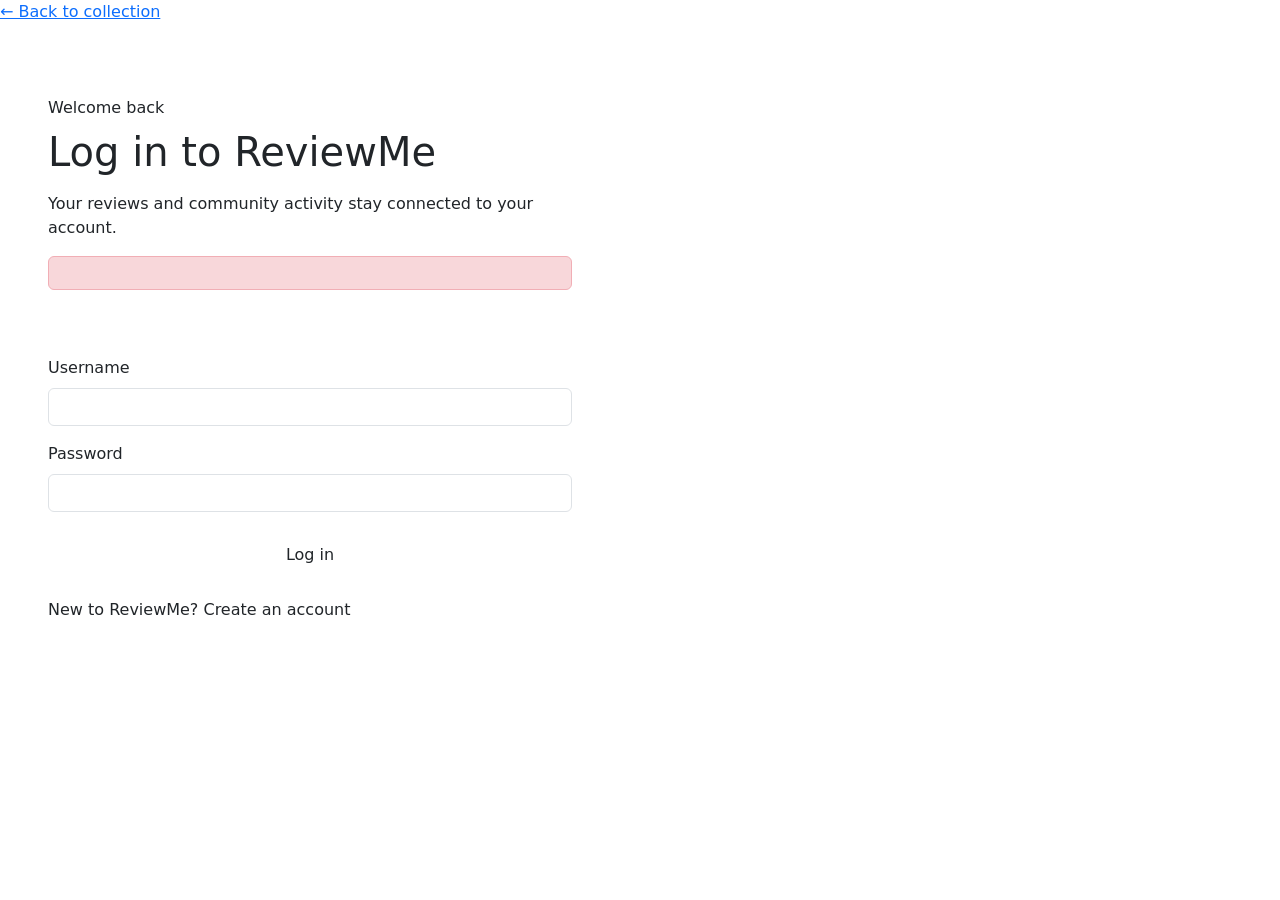
<file: src/main/resources/templates/login.html>
<!DOCTYPE html>
<html lang="en" xmlns:th="http://www.thymeleaf.org">
<head><meta charset="UTF-8"><meta name="viewport" content="width=device-width, initial-scale=1"><title>Log in | ReviewMe</title><link href="https://cdn.jsdelivr.net/npm/bootstrap@5.3.3/dist/css/bootstrap.min.css" rel="stylesheet"><link rel="stylesheet" th:href="@{/css/gameflix.css}"></head>
<body><main class="page-wrap" style="max-width:620px"><a th:href="@{/}" class="page-link-back">← Back to collection</a><section class="panel p-4 p-md-5 mt-4"><div class="eyebrow mb-2">Welcome back</div><h1 class="section-title mb-3">Log in to ReviewMe</h1><p class="muted">Your reviews and community activity stay connected to your account.</p><div th:if="${error}" class="alert alert-danger" th:text="${error}"></div><div th:if="${success}" class="alert alert-gf" th:text="${success}"></div><form th:action="@{/login}" method="post"><input type="hidden" name="next" th:value="${next}"><label class="form-label" for="username">Username</label><input class="form-control mb-3" id="username" name="username" autocomplete="username" required maxlength="60"><label class="form-label" for="password">Password</label><input class="form-control mb-4" id="password" type="password" name="password" autocomplete="current-password" required><button class="btn btn-gf w-100" type="submit">Log in</button></form><p class="mt-4 mb-0">New to ReviewMe? <a th:href="@{/register}">Create an account</a></p></section></main></body></html>
</file>
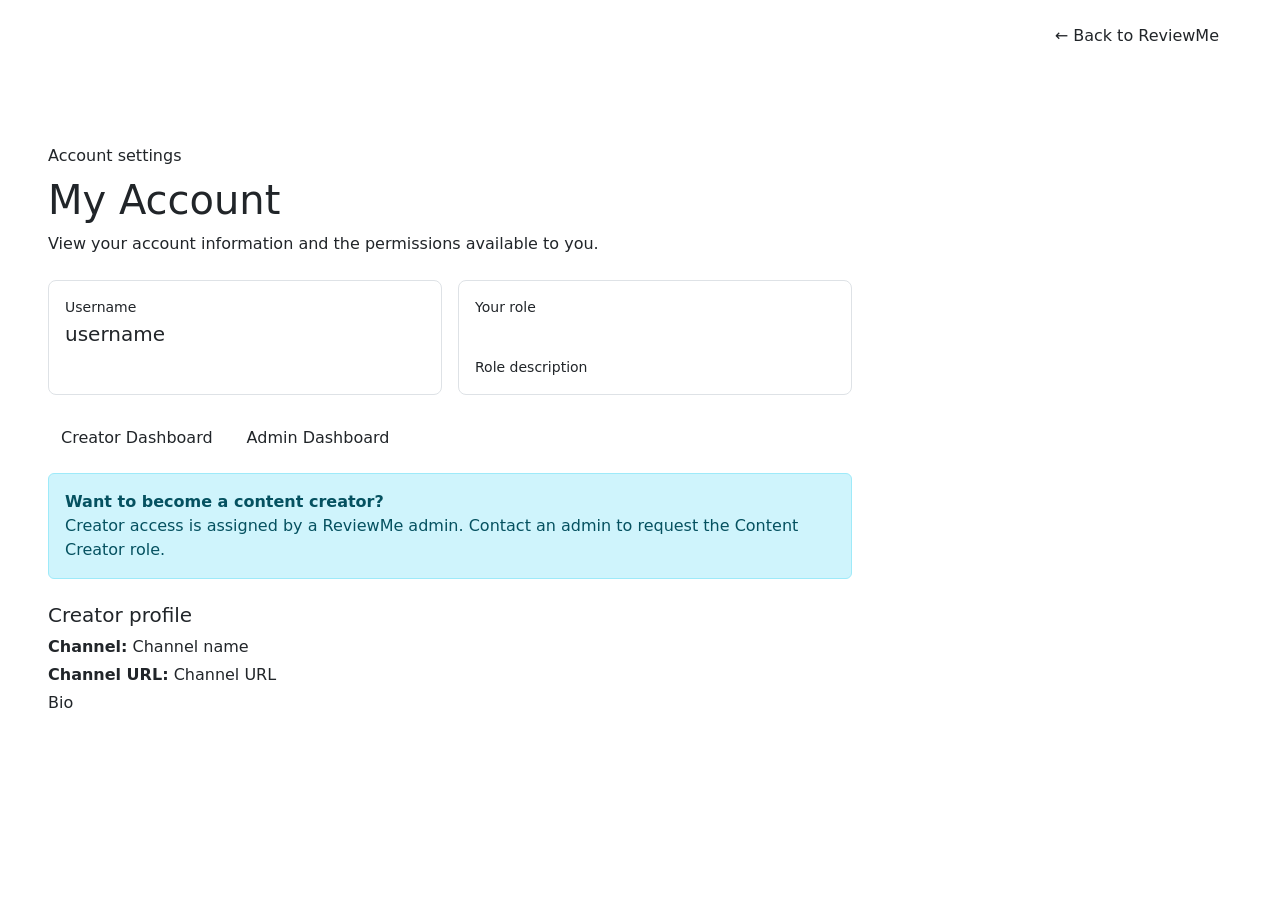
<file: src/main/resources/templates/my_account.html>
<!DOCTYPE html>
<html lang="en" xmlns:th="http://www.thymeleaf.org">
<head>
    <meta charset="UTF-8"><meta name="viewport" content="width=device-width, initial-scale=1">
    <title>My Account | ReviewMe</title>
    <link href="https://cdn.jsdelivr.net/npm/bootstrap@5.3.3/dist/css/bootstrap.min.css" rel="stylesheet">
    <link rel="stylesheet" th:href="@{/css/gameflix.css}">
</head>
<body>
<nav class="navbar navbar-gf navbar-dark py-3"><div class="container-fluid px-4 px-lg-5">
<a class="navbar-brand d-flex align-items-center m-0" th:href="@{/}"><span class="brand-mark">R</span><span class="brand-name">Review<span>Me</span></span></a>
<a th:href="@{/}" class="btn btn-quiet">← Back to ReviewMe</a>
</div></nav>
<main class="page-wrap" style="max-width:900px">
<section class="panel p-4 p-md-5 mt-4">
<div class="eyebrow mb-2">Account settings</div><h1 class="section-title mb-2">My Account</h1>
<p class="muted mb-4">View your account information and the permissions available to you.</p>
<div class="row g-3 mb-4">
<div class="col-md-6"><div class="border rounded-3 p-3 h-100"><div class="muted small mb-1">Username</div><div class="h5 mb-0" th:text="${accountUser.username}">username</div></div></div>
<div class="col-md-6"><div class="border rounded-3 p-3 h-100"><div class="muted small mb-1">Your role</div>
<span class="badge fs-6" th:classappend="${accountUser.role == 'ADMIN' ? ' text-bg-danger' : (accountUser.role == 'CREATOR' ? ' text-bg-primary' : ' text-bg-secondary')}" th:text="${accountUser.role == 'ADMIN' ? 'Admin' : (accountUser.role == 'CREATOR' ? 'Content Creator' : 'Regular User')}">Regular User</span>
<p class="muted small mt-2 mb-0" th:text="${accountUser.role == 'ADMIN' ? 'You can manage accounts and assign roles.' : (accountUser.role == 'CREATOR' ? 'You can manage your creator profile and creator content.' : 'You can browse games and write regular game reviews.')}">Role description</p>
</div></div></div>
<div class="d-flex flex-wrap gap-2">
<a class="btn btn-gf" th:if="${accountUser.role == 'CREATOR' or accountUser.role == 'ADMIN'}" th:href="@{/creator}">Creator Dashboard</a>
<a class="btn btn-gf" th:if="${accountUser.role == 'ADMIN'}" th:href="@{/admin}">Admin Dashboard</a>
<div class="alert alert-info w-100 mt-2 mb-0" th:if="${accountUser.role == 'USER'}"><strong>Want to become a content creator?</strong><br>Creator access is assigned by a ReviewMe admin. Contact an admin to request the Content Creator role.</div>
</div>
<div class="mt-4" th:if="${creatorProfile != null}"><h2 class="h5">Creator profile</h2><p class="mb-1"><strong>Channel:</strong> <span th:text="${creatorProfile.channelName}">Channel name</span></p><p class="mb-1" th:if="${creatorProfile.channelUrl != null and !creatorProfile.channelUrl.isBlank()}"><strong>Channel URL:</strong> <a th:href="${creatorProfile.channelUrl}" th:text="${creatorProfile.channelUrl}" target="_blank" rel="noopener">Channel URL</a></p><p class="muted" th:if="${creatorProfile.bio != null}" th:text="${creatorProfile.bio}">Bio</p></div>
</section></main></body></html>
</file>
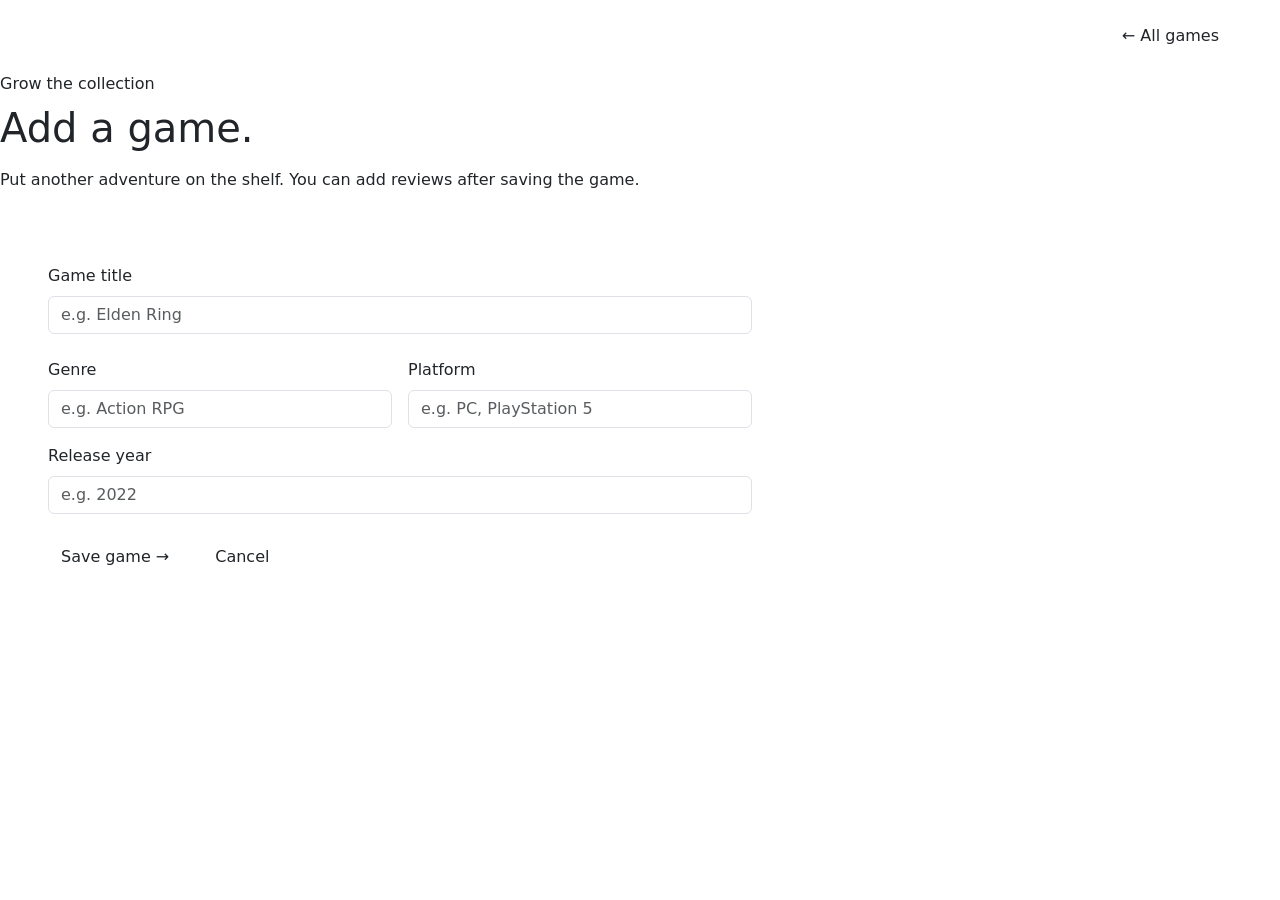
<file: src/main/resources/templates/new_game.html>
<!DOCTYPE html>
<html lang="en" xmlns:th="http://www.thymeleaf.org">
<head><meta charset="UTF-8"><meta name="viewport" content="width=device-width, initial-scale=1"><title>Add a game | ReviewMe</title><link href="https://cdn.jsdelivr.net/npm/bootstrap@5.3.3/dist/css/bootstrap.min.css" rel="stylesheet"><link rel="stylesheet" th:href="@{/css/gameflix.css}"></head>
<body>
<nav class="navbar navbar-gf navbar-dark py-3"><div class="container-fluid px-4 px-lg-5"><a class="navbar-brand d-flex align-items-center m-0" th:href="@{/}"><span class="brand-mark">R</span><span class="brand-name">Review<span>Me</span></span></a><a th:href="@{/}" class="btn btn-quiet">← All games</a></div></nav>
<main class="page-wrap" style="max-width:800px"><div class="eyebrow mb-2">Grow the collection</div><h1 class="hero-title mb-3">Add a game.</h1><p class="hero-copy mb-4">Put another adventure on the shelf. You can add reviews after saving the game.</p>
<section class="panel p-4 p-md-5"><form th:action="@{/saveGame}" th:object="${game}" method="post">
<div class="mb-4"><label for="title" class="form-label">Game title</label><input id="title" type="text" th:field="*{title}" class="form-control" placeholder="e.g. Elden Ring" maxlength="150" required></div>
<div class="row g-3"><div class="col-md-6 mb-3"><label for="genre" class="form-label">Genre</label><input id="genre" type="text" th:field="*{genre}" class="form-control" placeholder="e.g. Action RPG" maxlength="80" required></div><div class="col-md-6 mb-3"><label for="platform" class="form-label">Platform</label><input id="platform" type="text" th:field="*{platform}" class="form-control" placeholder="e.g. PC, PlayStation 5" maxlength="100" required></div></div>
<div class="mb-4"><label for="releaseYear" class="form-label">Release year</label><input id="releaseYear" type="text" th:field="*{releaseYear}" class="form-control" placeholder="e.g. 2022" maxlength="20" required></div>
<div class="d-flex flex-column flex-sm-row gap-2"><button type="submit" class="btn btn-gf">Save game →</button><a th:href="@{/}" class="btn btn-quiet px-4">Cancel</a></div>
</form></section></main></body></html>
</file>
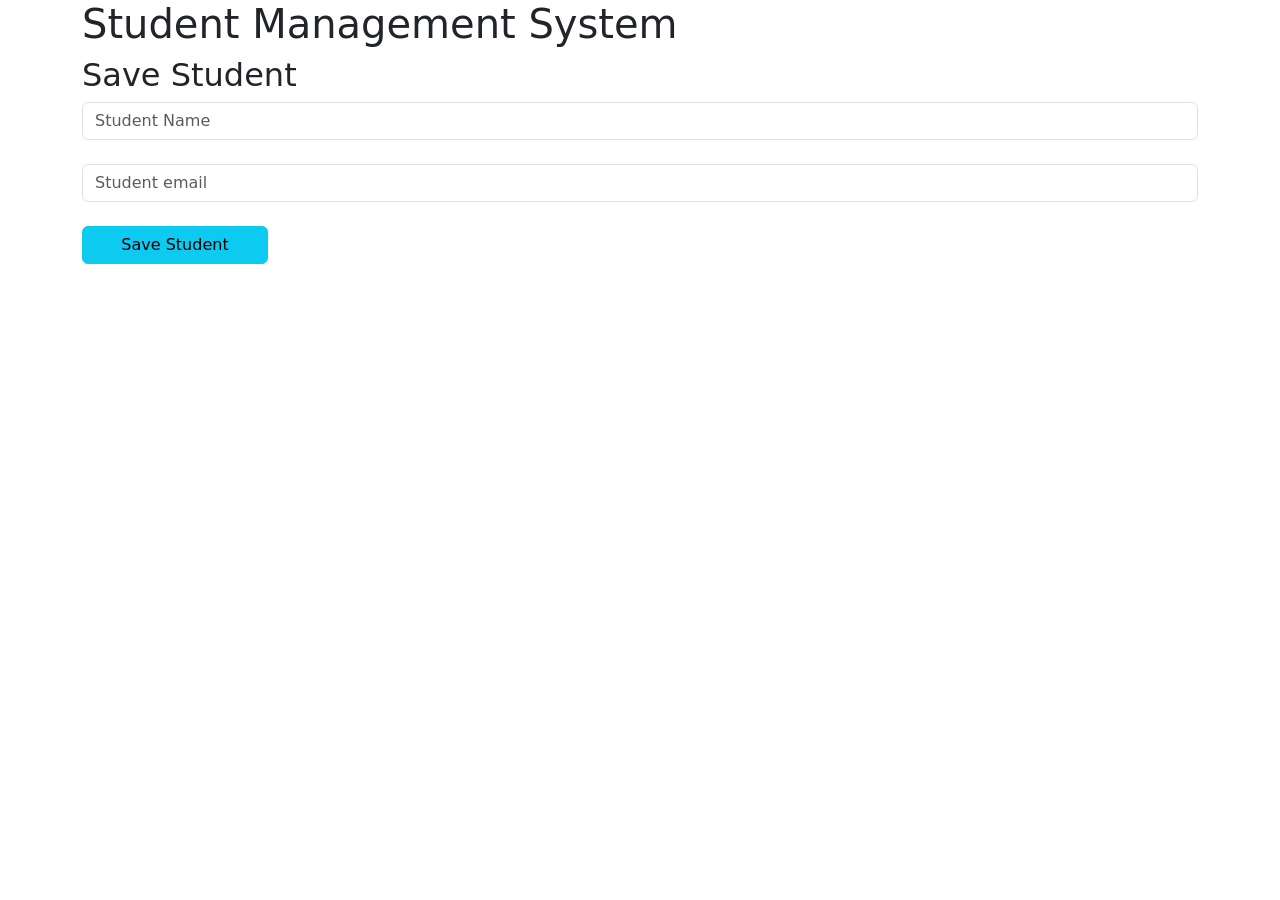
<file: src/main/resources/templates/new_student.html>
<!DOCTYPE html>
<html lang="en">
<html lang="en" xmlns:th="http://www.thymeleaf.org">
<head>
    <meta charset="UTF-8">
    <title>Course Management System</title>
    <link href="https://cdn.jsdelivr.net/npm/bootstrap@5.0.0/dist/css/bootstrap.min.css" rel="stylesheet" integrity="sha384-wEmeIV1mKuiNpC+IOBjI7aAzPcEZeedi5yW5f2yOq55WWLwNGmvvx4Um1vskeMj0" crossorigin="anonymous">
</head>
<body>
<div class="container">
    <h1>Student Management System </h1>
    <h2> Save Student</h2>
    <form action="#" th:action="@{/saveStudent}" th:object="${student}"
          method="POST">

        <input type="text" th:field="*{studName}"
               placeholder="Student Name" class="form-control mb-4 col-4">

        <input type="text" th:field="*{studEmail}"
               placeholder="Student email" class="form-control mb-4 col-4">



        <button type="submit" class="btn btn-info col-2"> Save Student</button>
    </form>
</div>
</body>
</html>
</file>
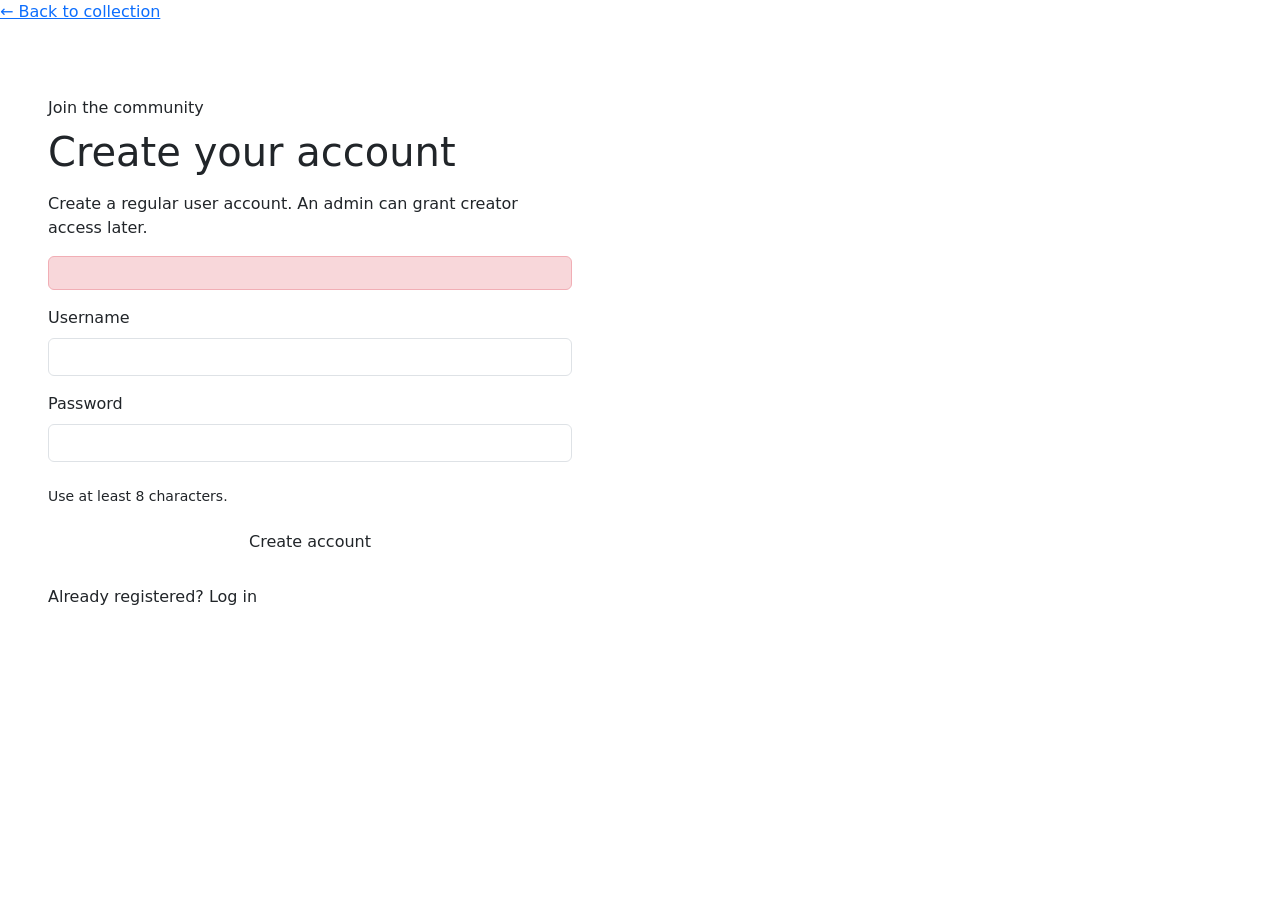
<file: src/main/resources/templates/register.html>
<!DOCTYPE html>
<html lang="en" xmlns:th="http://www.thymeleaf.org">
<head><meta charset="UTF-8"><meta name="viewport" content="width=device-width, initial-scale=1"><title>Create account | ReviewMe</title><link href="https://cdn.jsdelivr.net/npm/bootstrap@5.3.3/dist/css/bootstrap.min.css" rel="stylesheet"><link rel="stylesheet" th:href="@{/css/gameflix.css}"></head>
<body><main class="page-wrap" style="max-width:620px"><a th:href="@{/}" class="page-link-back">← Back to collection</a><section class="panel p-4 p-md-5 mt-4"><div class="eyebrow mb-2">Join the community</div><h1 class="section-title mb-3">Create your account</h1><p class="muted">Create a regular user account. An admin can grant creator access later.</p><div th:if="${error}" class="alert alert-danger" th:text="${error}"></div><form th:action="@{/register}" method="post"><label class="form-label" for="username">Username</label><input class="form-control mb-3" id="username" name="username" autocomplete="username" minlength="3" maxlength="60" required><label class="form-label" for="password">Password</label><input class="form-control mb-4" id="password" type="password" name="password" autocomplete="new-password" minlength="8" required><div class="muted small mb-3">Use at least 8 characters.</div><button class="btn btn-gf w-100" type="submit">Create account</button></form><p class="mt-4 mb-0">Already registered? <a th:href="@{/login}">Log in</a></p></section></main></body></html>
</file>
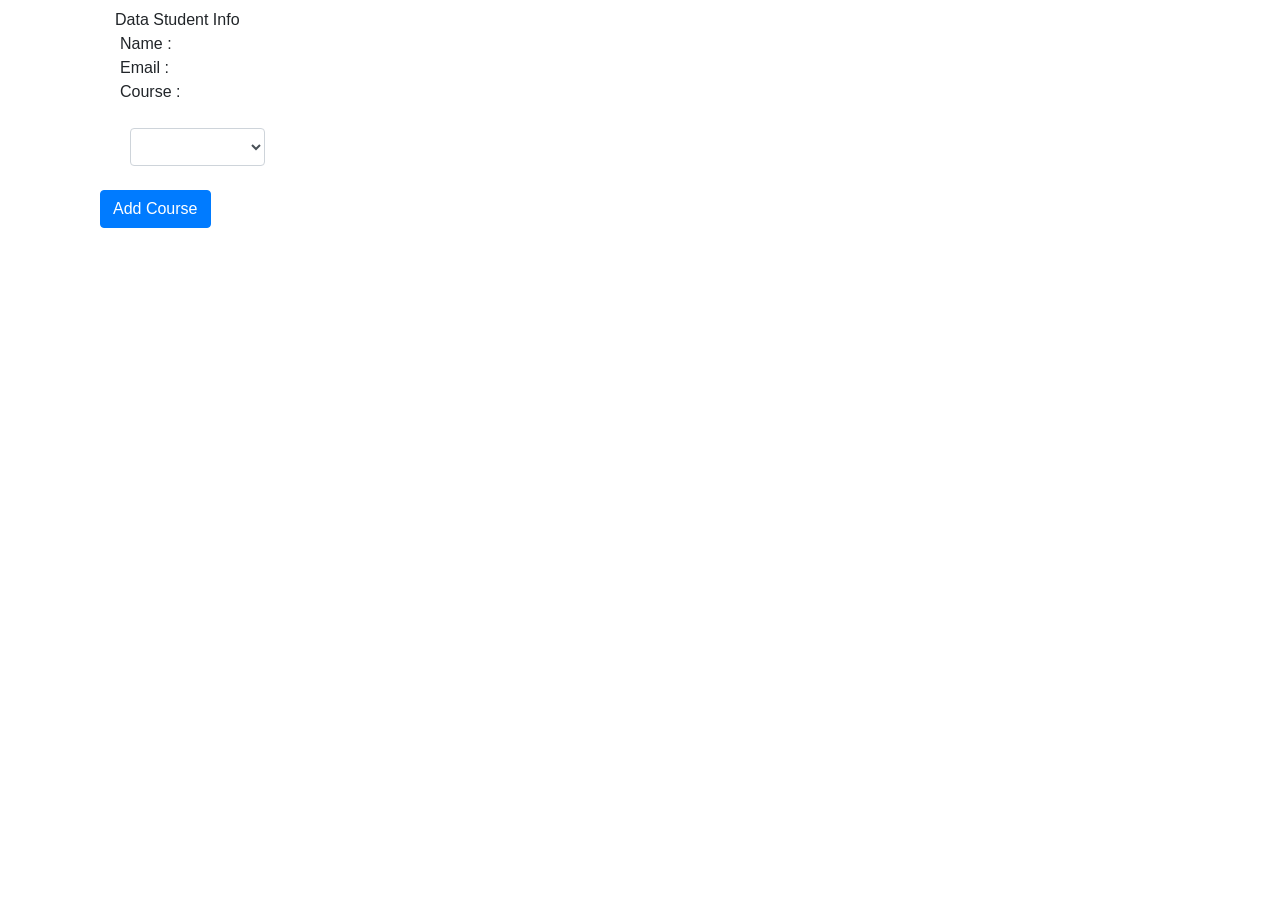
<file: src/main/resources/templates/student_course.html>
<!DOCTYPE html>
<html xmlns:th="http://www.thyemelaf.org">
<head>
    <meta charset="UTF-8"/>
    <title th:utext="${title}"></title>
    <link rel="stylesheet" href="https://stackpath.bootstrapcdn.com/bootstrap/4.3.1/css/bootstrap.min.css" integrity="sha384-ggOyR0iXCbMQv3Xipma34MD+dH/1fQ784/j6cY/iJTQUOhcWr7x9JvoRxT2MZw1T" crossorigin="anonymous"/>

</head>
<body>
<div class="container">
    <div class="container-fluid">
        <div class="page-header">
            <h3 th:utext="${title}"></h3>
        </div>
        <form action="#"
              th:action="@{/student/addCourseStudent/}+${student.sid}+@{/course}"
              enctype="multipart/form-data">
            <div class="col-md-4">
                <div class="panel panel-default">
                    <div class="panel-heading">Data Student Info</div>
                    <div class="panel-body" style="padding-left: 5px;">
                       Name : <b th:utext="${student.studName}"></b>
                        <br/>

                        Email : <b th:utext="${student.studEmail}"></b>
                        <br/>
                        Course : <span th:each="course : ${student.courses}">
                            <br/>&nbsp;&nbsp;<b th:utext="${course.courserName}"></b>
                        </span>
                    </div>
                </div>
                <div class="col-md-6">
                    <select class="form-control" name="courseId">
                        <option th:each="course : ${courses}"
                                th:value="${course.courseId}"
                                th:text="${course.courserName}"></option>
                    </select>
                </div>
            </div>
            <br/>
            <button type="submit" class="btn btn-primary">
                Add Course
            </button>
        </form>
    </div>
</div>
</body>
</html>
</file>
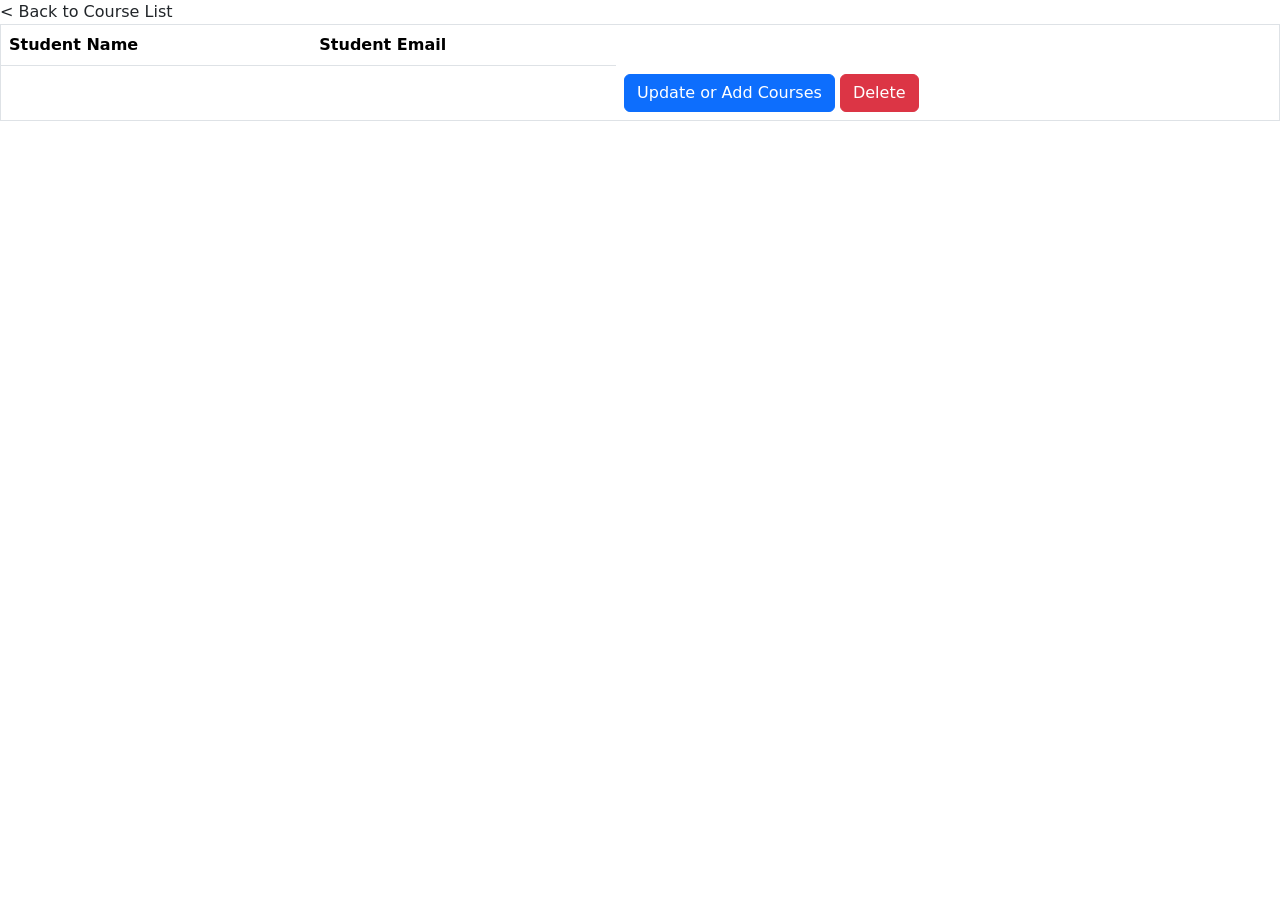
<file: src/main/resources/templates/student_list.html>
<!DOCTYPE html>
<html lang="en" xmlns:th="http://www.thymeleaf.org">
<html lang="en">
<head>
    <link href="https://cdn.jsdelivr.net/npm/bootstrap@5.0.0/dist/css/bootstrap.min.css" rel="stylesheet" integrity="sha384-wEmeIV1mKuiNpC+IOBjI7aAzPcEZeedi5yW5f2yOq55WWLwNGmvvx4Um1vskeMj0" crossorigin="anonymous">
    <meta charset="UTF-8">
    <title>Title</title>
</head>
<body>

<table border="1" class = "table table-striped table-responsive-md">
    <thead>
    <tr>
        <th> Student Name</th>
        <th>Student Email</th>
        <
    </tr>
    </thead>
    <tbody>
    <tr>
    <tr th:each="student : ${listStudents}">
        <td th:text="${student.studName}"></td>
        <td th:text="${student.studEmail}"></td>
        <td> <a th:href="@{/showStudFormForUpdate/{id}(id=${student.sid})}" class="btn btn-primary">Update or Add Courses</a>
            <a th:href="@{/deleteStudent/{id}(id=${student.sid})}" class="btn btn-danger">Delete</a>

        <!--<td th:text="${course.courseName}"></td>
        <td th:text="${course.courseStuds}"></td>
        <td> <a th:href="@{/showFormForUpdate/{id}(id=${course.id})}" class="btn btn-primary">Update</a>
            <a th:href="@{/deleteCourse/{id}(id=${course.id})}" class="btn btn-danger">Delete</a>-->
        </td>
    </tr>
    <a th:href = "@{/}"> Back to Course List</a>
    </tr>
    </tbody>
</table>
</body>
</html>
</file>
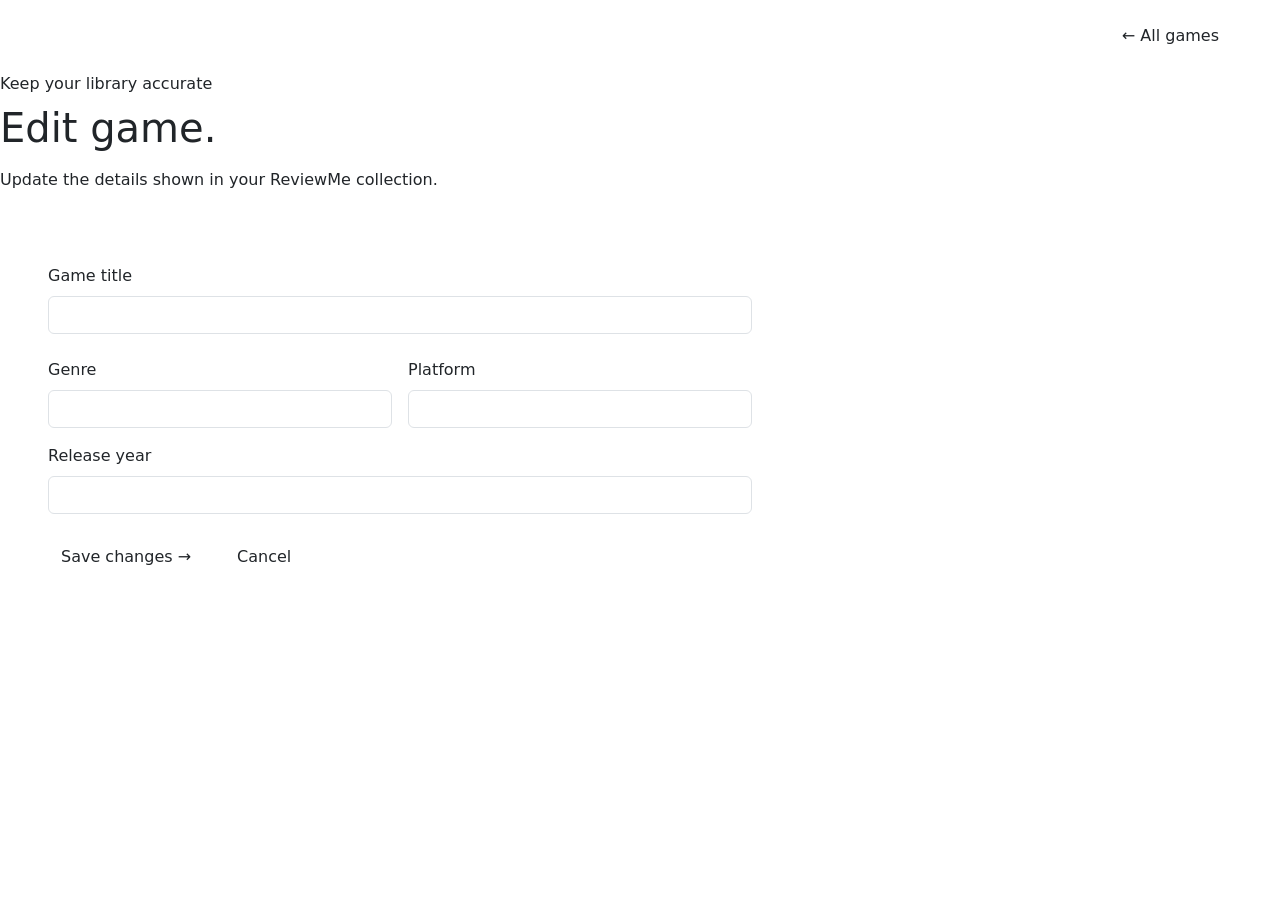
<file: src/main/resources/templates/update_game.html>
<!DOCTYPE html>
<html lang="en" xmlns:th="http://www.thymeleaf.org">
<head><meta charset="UTF-8"><meta name="viewport" content="width=device-width, initial-scale=1"><title>Update game | ReviewMe</title><link href="https://cdn.jsdelivr.net/npm/bootstrap@5.3.3/dist/css/bootstrap.min.css" rel="stylesheet"><link rel="stylesheet" th:href="@{/css/gameflix.css}"></head>
<body>
<nav class="navbar navbar-gf navbar-dark py-3"><div class="container-fluid px-4 px-lg-5"><a class="navbar-brand d-flex align-items-center m-0" th:href="@{/}"><span class="brand-mark">R</span><span class="brand-name">Review<span>Me</span></span></a><a th:href="@{/}" class="btn btn-quiet">← All games</a></div></nav>
<main class="page-wrap" style="max-width:800px"><div class="eyebrow mb-2">Keep your library accurate</div><h1 class="hero-title mb-3">Edit game.</h1><p class="hero-copy mb-4">Update the details shown in your ReviewMe collection.</p>
<section class="panel p-4 p-md-5"><form th:action="@{/saveGame}" th:object="${game}" method="post"><input type="hidden" th:field="*{id}">
<div class="mb-4"><label for="title" class="form-label">Game title</label><input id="title" type="text" th:field="*{title}" class="form-control" maxlength="150" required></div>
<div class="row g-3"><div class="col-md-6 mb-3"><label for="genre" class="form-label">Genre</label><input id="genre" type="text" th:field="*{genre}" class="form-control" maxlength="80" required></div><div class="col-md-6 mb-3"><label for="platform" class="form-label">Platform</label><input id="platform" type="text" th:field="*{platform}" class="form-control" maxlength="100" required></div></div>
<div class="mb-4"><label for="releaseYear" class="form-label">Release year</label><input id="releaseYear" type="text" th:field="*{releaseYear}" class="form-control" maxlength="20" required></div>
<div class="d-flex flex-column flex-sm-row gap-2"><button type="submit" class="btn btn-gf">Save changes →</button><a th:href="@{/}" class="btn btn-quiet px-4">Cancel</a></div></form></section></main></body></html>
</file>
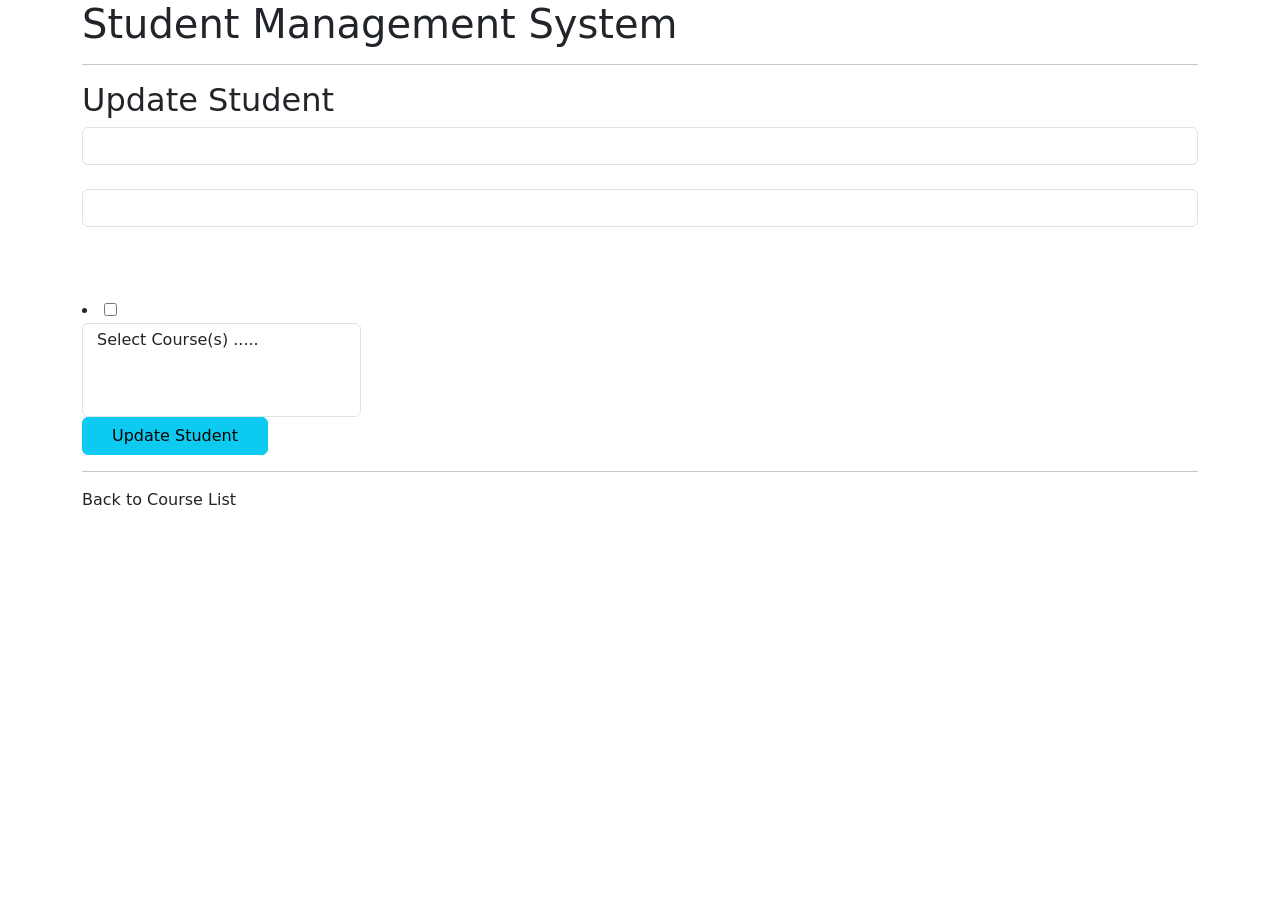
<file: src/main/resources/templates/update_student.html>
<!DOCTYPE html>
<html lang="en" xmlns:th="http://www.thymeleaf.org">
<head>
    <meta charset="ISO-8859-1">
    <title>Course Management System</title>

    <link href="https://cdn.jsdelivr.net/npm/bootstrap@5.0.0/dist/css/bootstrap.min.css" rel="stylesheet" integrity="sha384-wEmeIV1mKuiNpC+IOBjI7aAzPcEZeedi5yW5f2yOq55WWLwNGmvvx4Um1vskeMj0" crossorigin="anonymous">
</head>
<body>
<div class="container">
    <h1>Student Management System</h1>
    <hr>
    <h2>Update Student</h2>
<!--    th:action="@{/student/addCourseStudent/}+${student.studentId}+@{/course}"-->
    <form action="#" th:action="@{/saveStudent}" th:object="${student}"
          method="POST">

        <!-- Add hidden form field to handle update -->
        <input type="hidden" th:field="*{sid}" />

        <input type="text" th:field="*{studName}" class="form-control mb-4 col-4">

        <input type="text" th:field="*{studEmail}" class="form-control mb-4 col-4">

        <div class="col-lg-3" >

            <br></br>
            <li th:each="course : ${courses}"><input th:field="*{course}"
                                                       th:text="${course}" th:value="${course.id}"
                                                       type="checkbox"/></li>
            </td>
        </div>
            <div class="col-lg-3" >
                <select class="form-control"  id="Select Course" th:field="*{courses}" multiple="multiple">
                    <option value="">Select Course(s) .....</option>
                    <option th:each="coursea : ${allCourses}"
                            th:value="${coursea.id}"
                            th:text="${coursea.courseName} "></option>
                </select>
            </div>
        <button type="submit" class="btn btn-info col-2"> Update Student</button>
    </form>

<!--    <div class="col-lg-3" th:object="${course}">-->
    <!--<div class="form-group">
        <label for="category">Category</label>
        <select id="category" class="form-control" th:field="*{courses}" multiple="multiple">-->

    <!--<div class="form-group">
&lt;!&ndash;        <label for="course">Course</label>&ndash;&gt;
        <select id="course" class="form-control" th:field="*{courses}" multiple="multiple">
            <option th:each="course : ${courses}"
                    th:text="${course.name}"
                    th:value="${course.id}"
                  th:selected="${student.course.contains(course)}"
            >

            </option>
        </select>
    </div>-->
    <!--<div class="form-group blu-margin">
        <select class="form-control" th:field="${course.id}"  id="dropOperator">
            <option value="0">select operator</option>
            <option th:each="course : ${courses}" th:value="${course.id}" th:text="${course.name}"></option>
        </select>
    </div>-->
    <!--<div class="form-group col-md-8">
        <label  class="col-form-label">Course </label>
        <select  id="id" name="courses" th:field="*{id}" >
            <option th:each="course : ${courses}" th:value="${id}" th:utext="${name}"></option>
        </select>
    </div>-->
    <hr>

    <a th:href = "@{/}"> Back to Course List</a>
</div>
</body>
</html>
</file>
